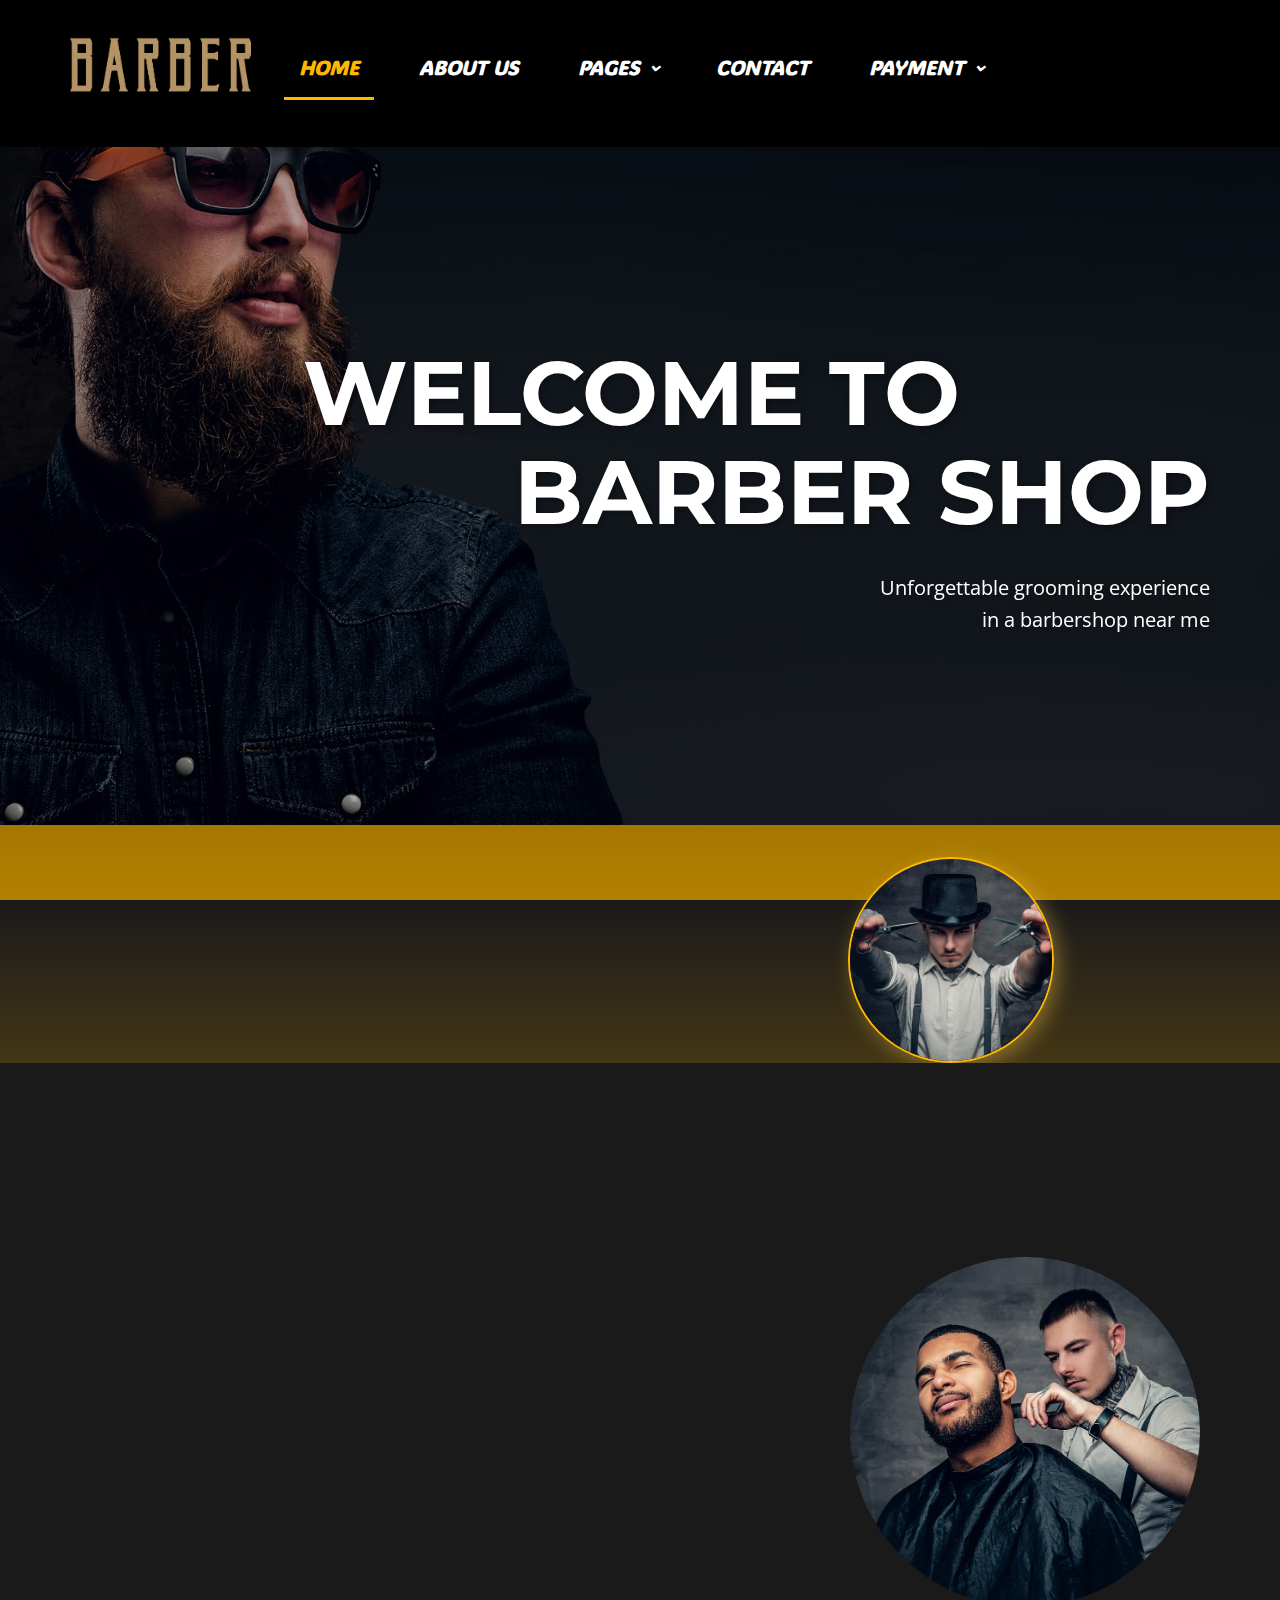
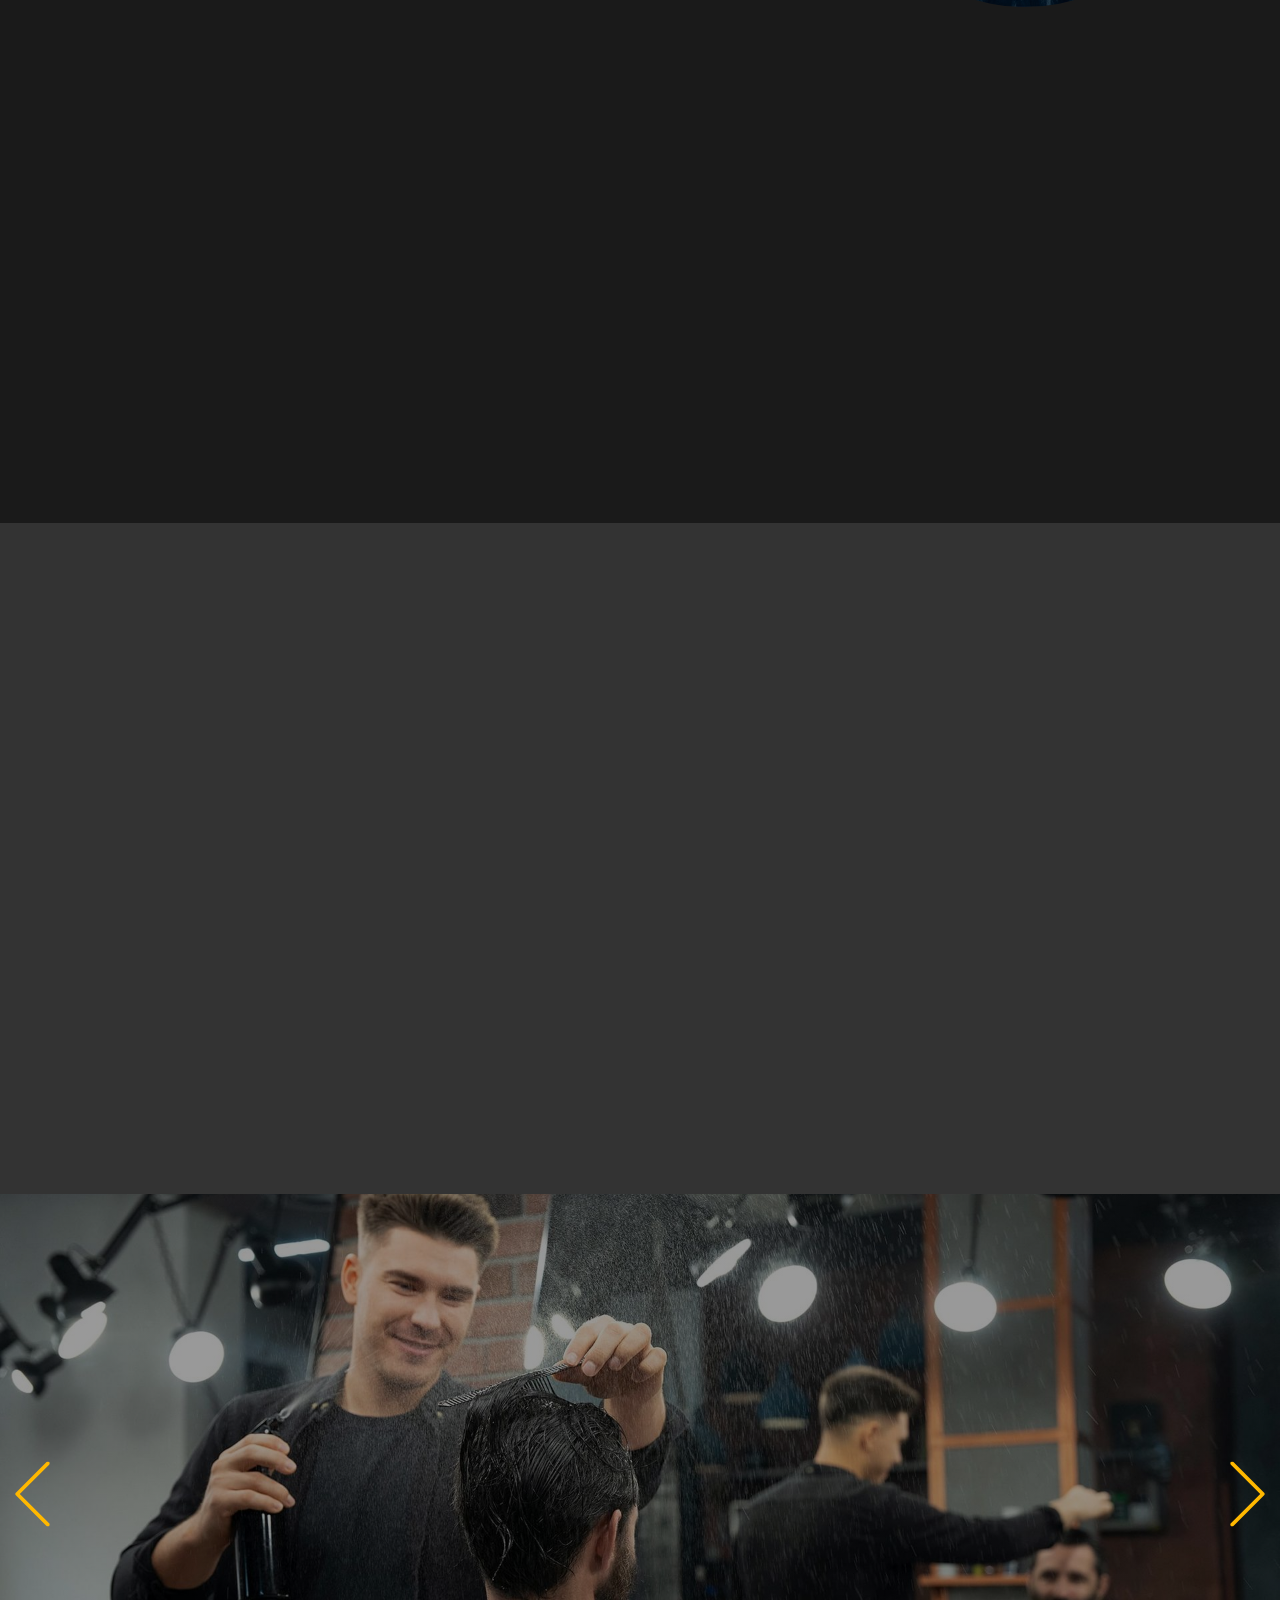
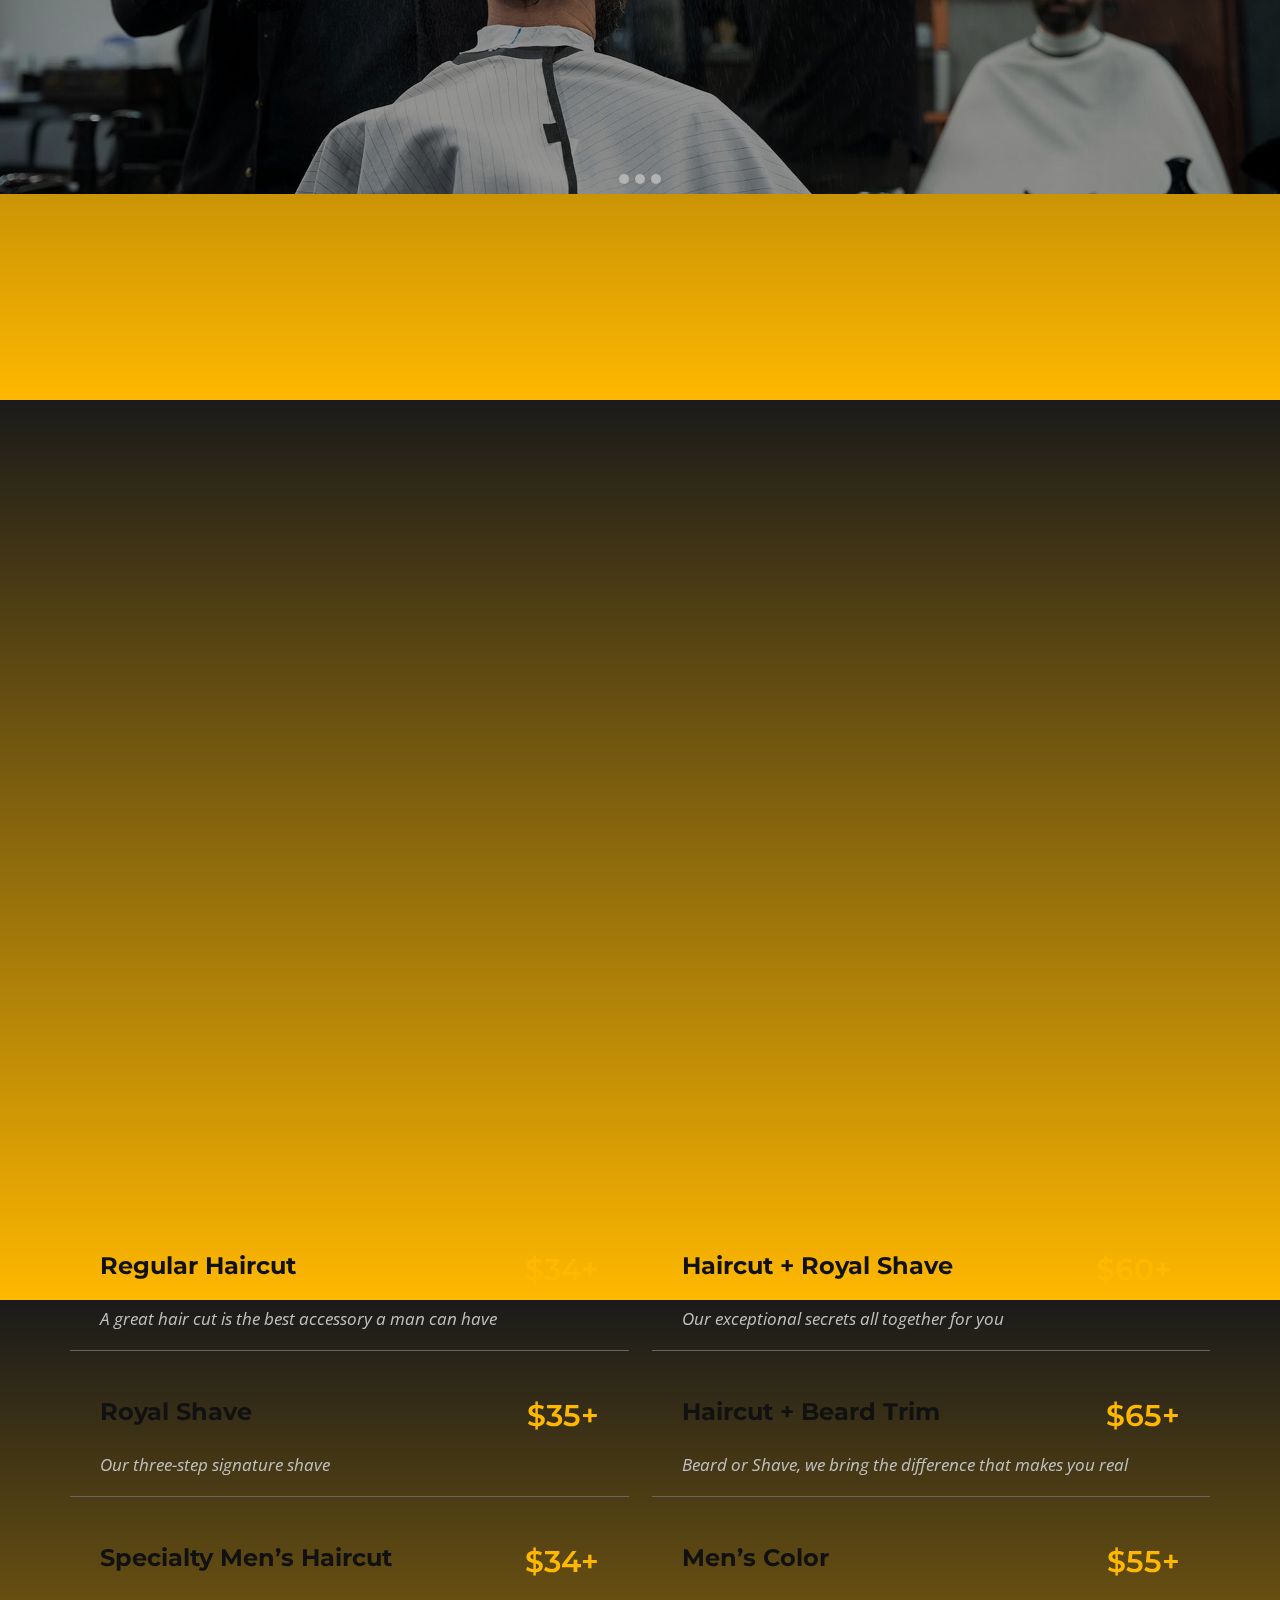
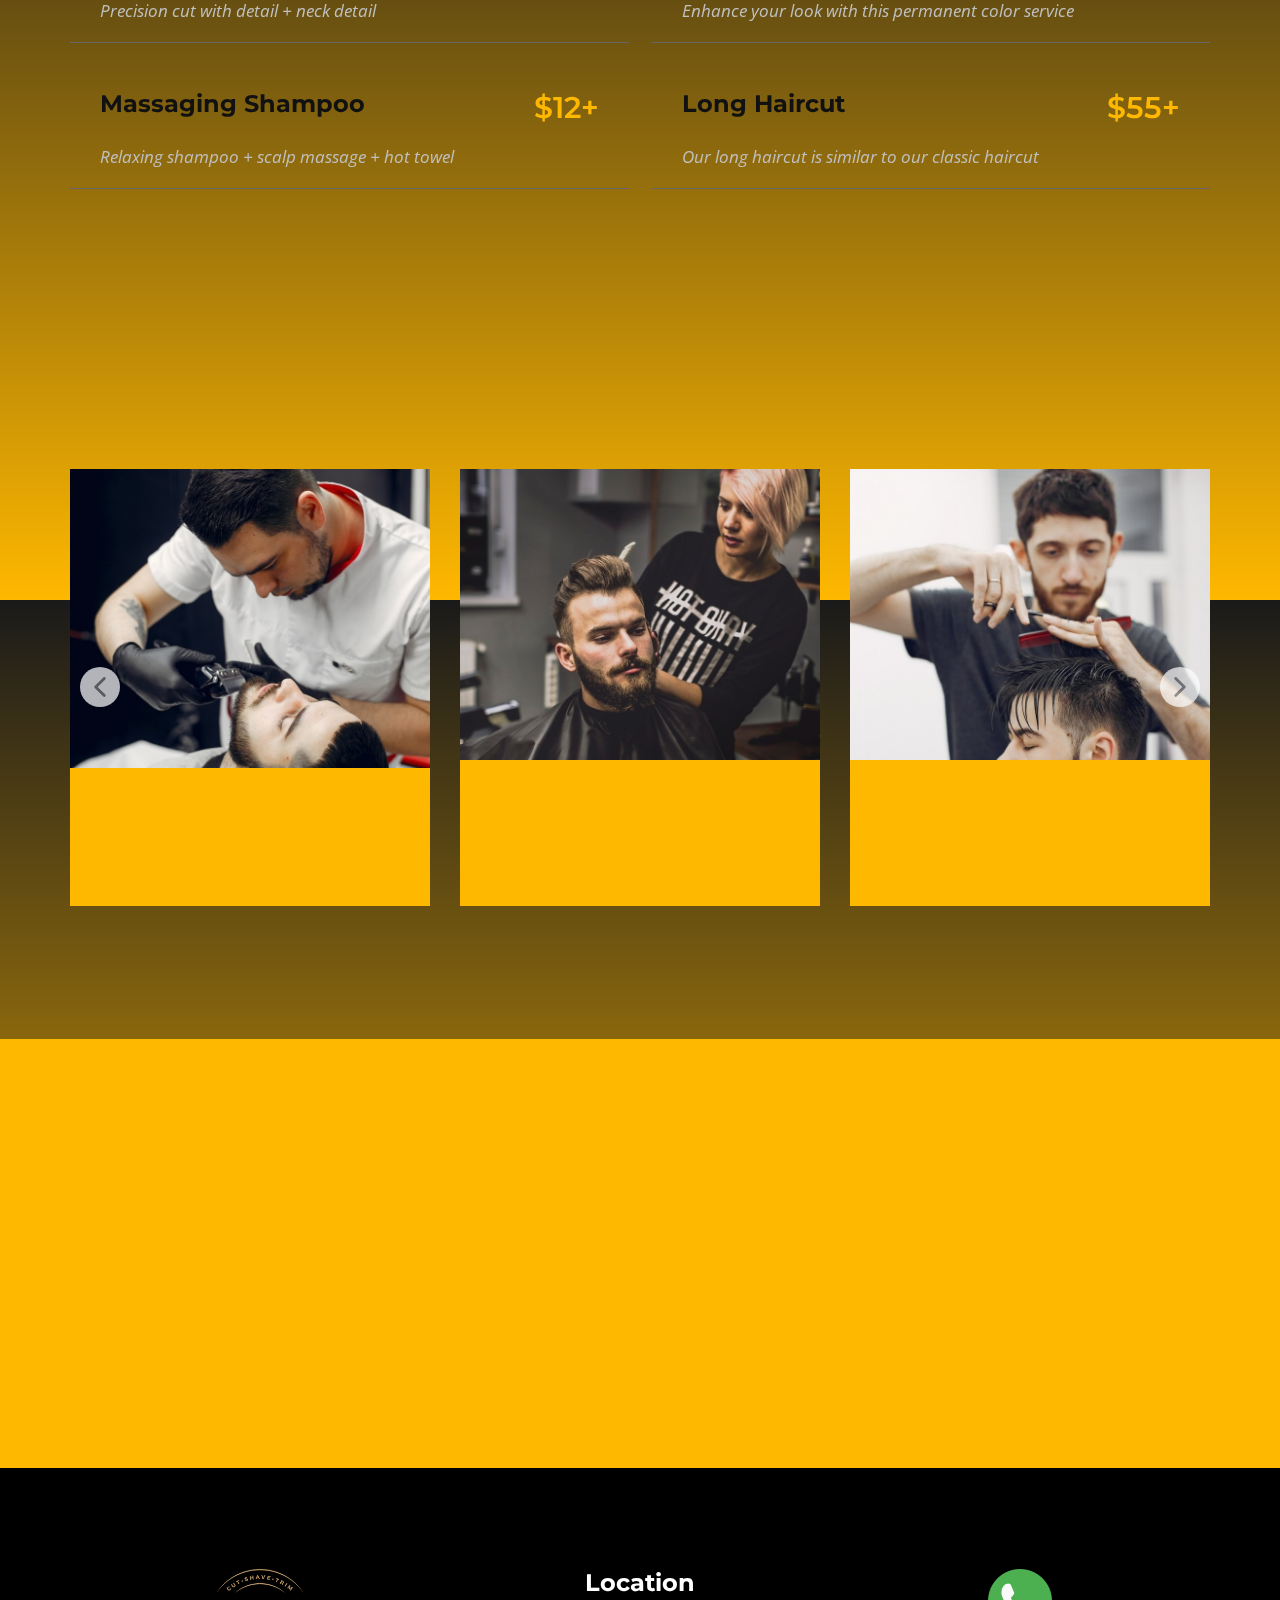
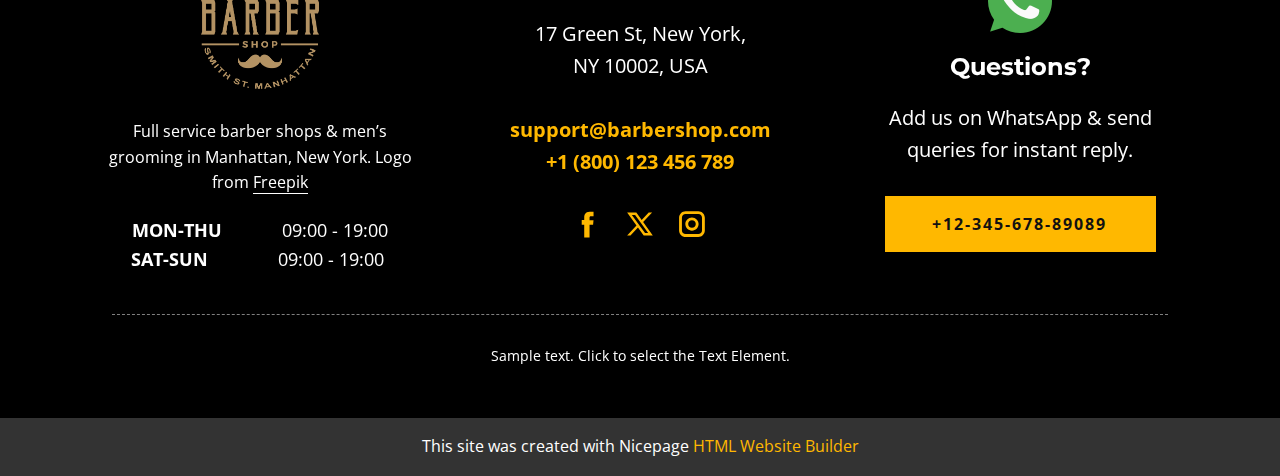
<file: index.html>
<!DOCTYPE html>
<html style="font-size: 16px;" lang="en"><head>
    <meta name="viewport" content="width=device-width, initial-scale=1.0">
    <meta charset="utf-8">
    <meta name="keywords" content="​Manhattanbarber shop, ​Welcome to the Best Barbershop in&nbsp;Manhattan, We are Barber Shop, ​Barbershop Services, Our Pricing, ​15%OFF, ​Our barbershop stories">
    <meta name="description" content="">
    <title>Home</title>
    <link rel="stylesheet" href="nicepage.css" media="screen">
<link rel="stylesheet" href="index.css" media="screen">
    <script class="u-script" type="text/javascript" src="jquery.js" defer=""></script>
    <script class="u-script" type="text/javascript" src="nicepage.js" defer=""></script>
    <meta name="generator" content="Nicepage 7.8.23, nicepage.com">
    
    
    
    
    
    
    
    
    
    
    <link id="u-theme-google-font" rel="stylesheet" href="https://fonts.googleapis.com/css?family=Montserrat:100,100i,200,200i,300,300i,400,400i,500,500i,600,600i,700,700i,800,800i,900,900i|Open+Sans:300,300i,400,400i,500,500i,600,600i,700,700i,800,800i">
    <link id="u-page-google-font" rel="stylesheet" href="https://fonts.googleapis.com/css?family=Montserrat:100,100i,200,200i,300,300i,400,400i,500,500i,600,600i,700,700i,800,800i,900,900i|ADLaM+Display:400">
    <script type="application/ld+json">{
		"@context": "http://schema.org",
		"@type": "Organization",
		"name": "",
		"logo": "images/logo-header1.png",
		"sameAs": [
				"https://facebook.com/name",
				"https://twitter.com/name",
				"https://instagram.com/name",
				"https://facebook.com/name",
				"https://twitter.com/name",
				"https://instagram.com/name"
		]
}</script>
    <meta name="theme-color" content="#ffb800">
    <meta name="twitter:site" content="@">
    <meta name="twitter:card" content="summary_large_image">
    <meta name="twitter:title" content="Home">
    <meta name="twitter:description" content="">
    <meta property="og:title" content="Home">
    <meta property="og:type" content="website">
  <meta data-intl-tel-input-cdn-path="intlTelInput/"></head>
  <body data-home-page="Home.html" data-home-page-title="Home" data-path-to-root="./" data-include-products="false" class="u-body u-gradient u-xxl-mode" data-lang="en" style="background-image: linear-gradient(#1a1a1a, #ffb800);"><header class="u-black u-clearfix u-header u-header" id="sec-ef40"><div class="u-clearfix u-sheet u-valign-middle-lg u-valign-middle-md u-valign-middle-xl u-sheet-1">
        <a href="#" class="u-image u-logo u-image-1" data-image-width="449" data-image-height="139">
          <img class="u-logo-image u-logo-image-1" src="images/logo-header1.png" title="regf">
        </a>
        <nav class="u-dropdown-icon u-menu u-menu-dropdown u-offcanvas u-menu-1" data-responsive-from="SM" role="navigation">
          <div class="menu-collapse u-custom-font" style="font-size: 1.25rem; letter-spacing: 0px; text-transform: uppercase; font-style: italic; font-weight: 700; font-family: &quot;ADLaM Display&quot;;">
            <a class="u-button-style u-custom-active-border-color u-custom-active-color u-custom-border u-custom-border-color u-custom-borders u-custom-color u-custom-hover-border-color u-custom-hover-color u-custom-left-right-menu-spacing u-custom-padding-bottom u-custom-text-active-color u-custom-text-color u-custom-text-decoration u-custom-text-hover-color u-custom-top-bottom-menu-spacing u-hamburger-link u-nav-link u-text-active-palette-1-base u-text-hover-palette-1-base" href="#" tabindex="-1" aria-label="Open menu" aria-controls="026b">
              <svg class="u-svg-link" viewBox="0 0 24 24"><use xmlns:xlink="http://www.w3.org/1999/xlink" xlink:href="#menu-hamburger"></use></svg>
              <svg class="u-svg-content" version="1.1" id="menu-hamburger" viewBox="0 0 16 16" x="0px" y="0px" xmlns:xlink="http://www.w3.org/1999/xlink" xmlns="http://www.w3.org/2000/svg"><g><rect y="1" width="16" height="2"></rect><rect y="7" width="16" height="2"></rect><rect y="13" width="16" height="2"></rect>
</g></svg>
            </a>
          </div>
          <div class="u-custom-menu u-nav-container">
            <ul class="u-custom-font u-nav u-spacing-30 u-unstyled u-nav-1" role="menubar"><li role="none" class="u-nav-item"><a role="menuitem" class="u-border-3 u-border-active-palette-1-base u-border-hover-palette-1-light-1 u-border-no-left u-border-no-right u-border-no-top u-button-style u-nav-link u-text-active-palette-1-base u-text-hover-palette-1-base u-text-white" href="./" style="padding: 20px 15px;">Home</a>
</li><li role="none" class="u-nav-item"><a role="menuitem" class="u-border-3 u-border-active-palette-1-base u-border-hover-palette-1-light-1 u-border-no-left u-border-no-right u-border-no-top u-button-style u-nav-link u-text-active-palette-1-base u-text-hover-palette-1-base u-text-white" href="#" style="padding: 20px 15px;">About Us</a>
</li><li role="none" class="u-nav-item"><a role="menuitem" class="u-border-3 u-border-active-palette-1-base u-border-hover-palette-1-light-1 u-border-no-left u-border-no-right u-border-no-top u-button-style u-nav-link u-text-active-palette-1-base u-text-hover-palette-1-base u-text-white" style="padding: 20px 15px;">Pages</a><div class="u-nav-popup"><ul role="menu" class="u-h-spacing-22 u-nav u-unstyled u-v-spacing-12" aria-label="Pages menu"><li role="none" class="u-nav-item"><a role="menuitem" class="u-active-black u-black u-button-style u-hover-palette-1-base u-nav-link" href="#">Our Barbers</a>
</li><li role="none" class="u-nav-item"><a role="menuitem" class="u-active-black u-black u-button-style u-hover-palette-1-base u-nav-link" href="#">Landing</a>
</li><li role="none" class="u-nav-item"><a role="menuitem" class="u-active-black u-black u-button-style u-hover-palette-1-base u-nav-link" href="Calendar-&amp;-Booking.html">Make an Appointment</a>
</li><li role="none" class="u-nav-item"><a role="menuitem" class="u-active-black u-black u-button-style u-hover-palette-1-base u-nav-link" href="Services.html">Services</a>
</li><li role="none" class="u-nav-item"><a role="menuitem" class="u-active-black u-black u-button-style u-hover-palette-1-base u-nav-link" href="#">Pricing</a>
</li></ul>
</div>
</li><li role="none" class="u-nav-item"><a role="menuitem" class="u-border-3 u-border-active-palette-1-base u-border-hover-palette-1-light-1 u-border-no-left u-border-no-right u-border-no-top u-button-style u-nav-link u-text-active-palette-1-base u-text-hover-palette-1-base u-text-white" href="#" style="padding: 20px 15px;">Contact</a>
</li><li role="none" class="u-nav-item"><a tabindex="-1" role="menuitem" class="u-border-3 u-border-active-palette-1-base u-border-hover-palette-1-light-1 u-border-no-left u-border-no-right u-border-no-top u-button-style u-nav-link u-text-active-palette-1-base u-text-hover-palette-1-base u-text-white" aria-haspopup="true" style="padding: 20px 15px;">payment</a><div class="u-nav-popup"><ul role="menu" class="u-h-spacing-22 u-nav u-unstyled u-v-spacing-12" aria-label="payment menu"><li role="none" class="u-nav-item"><a tabindex="-1" role="menuitem" class="u-active-black u-black u-button-style u-hover-palette-1-base u-nav-link" href="https://www.paypal.com">paypal</a>
</li><li role="none" class="u-nav-item"><a tabindex="-1" role="menuitem" class="u-active-black u-black u-button-style u-hover-palette-1-base u-nav-link" href="https://stripe.com">stripe</a>
</li></ul>
</div>
</li></ul>
          </div>
          <div class="u-custom-menu u-nav-container-collapse" id="026b" role="region" aria-label="Menu panel">
            <div class="u-black u-container-style u-inner-container-layout u-opacity u-opacity-95 u-sidenav">
              <div class="u-inner-container-layout u-sidenav-overflow">
                <div class="u-menu-close" tabindex="-1" aria-label="Close menu"></div>
                <ul class="u-align-center u-nav u-popupmenu-items u-unstyled u-nav-4" role="menubar"><li role="none" class="u-nav-item"><a role="menuitem" class="u-button-style u-nav-link" href="./">Home</a>
</li><li role="none" class="u-nav-item"><a role="menuitem" class="u-button-style u-nav-link" href="#">About Us</a>
</li><li role="none" class="u-nav-item"><a role="menuitem" class="u-button-style u-nav-link">Pages</a><div class="u-nav-popup"><ul role="menu" class="u-h-spacing-22 u-nav u-unstyled u-v-spacing-12" aria-label="Pages menu"><li role="none" class="u-nav-item"><a role="menuitem" class="u-button-style u-nav-link" href="#">Our Barbers</a>
</li><li role="none" class="u-nav-item"><a role="menuitem" class="u-button-style u-nav-link" href="#">Landing</a>
</li><li role="none" class="u-nav-item"><a role="menuitem" class="u-button-style u-nav-link" href="Calendar-&amp;-Booking.html">Make an Appointment</a>
</li><li role="none" class="u-nav-item"><a role="menuitem" class="u-button-style u-nav-link" href="Services.html">Services</a>
</li><li role="none" class="u-nav-item"><a role="menuitem" class="u-button-style u-nav-link" href="#">Pricing</a>
</li></ul>
</div>
</li><li role="none" class="u-nav-item"><a role="menuitem" class="u-button-style u-nav-link" href="#">Contact</a>
</li><li role="none" class="u-nav-item"><a tabindex="-1" role="menuitem" class="u-button-style u-nav-link" aria-haspopup="true">payment</a><div class="u-nav-popup"><ul role="menu" class="u-h-spacing-22 u-nav u-unstyled u-v-spacing-12" aria-label="payment menu"><li role="none" class="u-nav-item"><a tabindex="-1" role="menuitem" class="u-button-style u-nav-link" href="https://www.paypal.com">paypal</a>
</li><li role="none" class="u-nav-item"><a tabindex="-1" role="menuitem" class="u-button-style u-nav-link" href="https://stripe.com">stripe</a>
</li></ul>
</div>
</li></ul>
                <a href="#" class="u-align-center u-btn u-button-style u-hover-palette-1-dark-1 u-palette-1-base u-text-active-white u-btn-1"> Book an appointment</a>
                <div class="u-social-icons u-social-icons-1">
                  <a class="u-social-url" title="facebook" target="_blank" href="https://facebook.com/name"><span class="u-icon u-social-facebook u-social-icon u-text-palette-1-base u-icon-1"><svg class="u-svg-link" preserveAspectRatio="xMidYMin slice" viewBox="0 0 112 112" style=""><use xlink:href="#svg-6262"></use></svg><svg class="u-svg-content" viewBox="0 0 112 112" x="0" y="0" id="svg-6262"><path fill="currentColor" d="M75.5,28.8H65.4c-1.5,0-4,0.9-4,4.3v9.4h13.9l-1.5,15.8H61.4v45.1H42.8V58.3h-8.8V42.4h8.8V32.2
c0-7.4,3.4-18.8,18.8-18.8h13.8v15.4H75.5z"></path></svg></span>
                  </a>
                  <a class="u-social-url" title="twitter" target="_blank" href="https://twitter.com/name"><span class="u-icon u-social-icon u-social-twitter u-text-palette-1-base u-icon-2"><svg class="u-svg-link" preserveAspectRatio="xMidYMin slice" viewBox="0 0 112.2 112.2" style=""><use xlink:href="#svg-d3b0"></use></svg><svg class="u-svg-content" viewBox="0 0 112.2 112.2" x="0px" y="0px" id="svg-d3b0"><path d="M67.1,49.1L98.6,16h-12L62,42L43.2,16H11l32.8,45.2L11,96h11.6l26.3-27.7L69.1,96H101L67.1,49.1z M55,61.9l-5.1-7L27.5,24.4
	h11.4l17.3,23.8l5.1,7.1l23.4,32.2H73.8L55,61.9z"></path></svg></span>
                  </a>
                  <a class="u-social-url" title="instagram" target="_blank" href="https://instagram.com/name"><span class="u-icon u-social-icon u-social-instagram u-text-palette-1-base u-icon-3"><svg class="u-svg-link" preserveAspectRatio="xMidYMin slice" viewBox="0 0 112 112" style=""><use xlink:href="#svg-8121"></use></svg><svg class="u-svg-content" viewBox="0 0 112 112" x="0" y="0" id="svg-8121"><path fill="currentColor" d="M55.9,32.9c-12.8,0-23.2,10.4-23.2,23.2s10.4,23.2,23.2,23.2s23.2-10.4,23.2-23.2S68.7,32.9,55.9,32.9z
	 M55.9,69.4c-7.4,0-13.3-6-13.3-13.3c-0.1-7.4,6-13.3,13.3-13.3s13.3,6,13.3,13.3C69.3,63.5,63.3,69.4,55.9,69.4z"></path><path fill="currentColor" d="M78.2,11H33.5C21,11,10.8,21.3,10.8,33.7v44.7c0,12.6,10.2,22.8,22.7,22.8h44.7c12.6,0,22.7-10.2,22.7-22.7
	V33.7C100.8,21.1,90.6,11,78.2,11z M91,78.4c0,7.1-5.8,12.8-12.8,12.8H33.5c-7.1,0-12.8-5.8-12.8-12.8V33.7
	c0-7.1,5.8-12.8,12.8-12.8h44.7c7.1,0,12.8,5.8,12.8,12.8V78.4z"></path></svg></span>
                  </a>
                </div>
              </div>
            </div>
            <div class="u-black u-menu-overlay u-opacity u-opacity-70"></div>
          </div>
        </nav>
      </div></header>
    <section class="skrollable skrollable-between u-align-center u-clearfix u-image u-parallax u-shading u-section-1" id="sec-6ce6" src="" data-image-width="1980" data-image-height="1320">
      <div class="u-clearfix u-sheet u-sheet-1">
        <h1 class="u-align-right u-text u-text-1" data-animation-name="customAnimationIn" data-animation-duration="1500">welcome to&nbsp; &nbsp; &nbsp; &nbsp; &nbsp;&nbsp;<br>barber shop
        </h1>
        <p class="u-align-right u-large-text u-text u-text-variant u-text-2" data-animation-name="customAnimationIn" data-animation-duration="1500" data-animation-delay="250"> Unforgettable grooming experience <br>in a barbershop near me
        </p>
        <a href="#" class="u-active-white u-align-right u-border-none u-btn u-button-style u-hover-white u-palette-1-base u-text-active-palette-1-base u-text-hover-palette-1-base u-btn-1" data-animation-name="customAnimationIn" data-animation-duration="1500" data-animation-delay="200" data-animation-direction=""> Book an Appointment</a>
        <img class="u-border-2 u-border-palette-1-base u-image u-image-circle u-image-1" src="images/barber.jpg" alt="" data-image-width="1380" data-image-height="920">
      </div>
    </section>
    <section class="u-clearfix u-container-align-center u-shading u-section-2" id="sec-5745">
      <div class="u-clearfix u-sheet u-valign-middle-lg u-valign-middle-md u-valign-middle-sm u-valign-middle-xl u-valign-middle-xs u-sheet-1">
        <div class="data-layout-selected u-clearfix u-expanded-width u-gutter-30 u-layout-wrap u-layout-wrap-1">
          <div class="u-layout">
            <div class="u-layout-col">
              <div class="u-size-30">
                <div class="u-layout-row">
                  <div class="u-container-style u-layout-cell u-size-40-xl u-size-40-xxl u-size-49-lg u-size-49-md u-size-49-sm u-size-49-xs u-layout-cell-1" data-animation-name="customAnimationIn" data-animation-duration="1500" data-animation-delay="500">
                    <div class="u-container-layout u-valign-middle u-container-layout-1">
                      <h2 class="u-text u-text-default u-text-1"> Welcome to the Best Barbershop in&nbsp;Manhattan</h2>
                    </div>
                  </div>
                  <div class="u-container-style u-hidden-sm u-hidden-xs u-layout-cell u-size-11-lg u-size-11-md u-size-11-sm u-size-11-xs u-size-20-xl u-size-20-xxl u-layout-cell-2">
                    <div class="u-container-layout u-container-layout-2">
                      <img class="u-image u-image-circle u-image-1" src="images/vbvbb.jpg" alt="" data-image-width="1000" data-image-height="813">
                    </div>
                  </div>
                </div>
              </div>
              <div class="u-size-30">
                <div class="u-layout-row">
                  <div class="u-container-align-center u-container-style u-layout-cell u-shading u-size-22-xl u-size-22-xxl u-size-27-lg u-size-27-md u-size-27-sm u-size-27-xs u-layout-cell-3" data-animation-name="customAnimationIn" data-animation-duration="1200" data-animation-delay="600">
                    <div class="u-container-layout u-valign-middle u-container-layout-3">
                      <img class="custom-expanded u-expanded-width-md u-image u-image-contain u-image-default u-image-2" src="images/logo-2.png" alt="" data-image-width="449" data-image-height="458">
                    </div>
                  </div>
                  <div class="u-container-align-left u-container-style u-layout-cell u-shape-rectangle u-size-33-lg u-size-33-md u-size-33-sm u-size-33-xs u-size-38-xl u-size-38-xxl u-layout-cell-4" data-animation-name="customAnimationIn" data-animation-duration="1500" data-animation-delay="600">
                    <div class="u-container-layout u-valign-middle u-container-layout-4">
                      <h5 class="u-align-left u-text u-text-palette-1-base u-text-2">
                        <a href="#" class="u-active-none u-border-none u-btn u-button-link u-button-style u-hover-none u-none u-text-palette-1-base u-btn-1">+90 123 456 32 11</a>
                      </h5>
                      <h3 class="u-align-left u-text u-text-3">Working Hours</h3>
                      <div class="u-align-left u-border-2 u-border-palette-1-base u-line u-line-horizontal u-line-1"></div>
                      <p class="u-align-left u-text u-text-4"><b>MON-THU&nbsp; &nbsp; &nbsp; &nbsp; &nbsp; &nbsp;&nbsp;</b>09:00 - 19:00<br><b>SAT-SUN</b>&nbsp; &nbsp; &nbsp; &nbsp; &nbsp; &nbsp; &nbsp; 09:00 - 19:00&nbsp;<br>
                      </p>
                      <p class="u-align-left u-text u-text-5">* Comprehensive Barber Services * Gift Packages * Unique Grooming Products * Juniper * Crafted Cocktails *&nbsp; Visa/MasterCard/Amex. Images from <a href="https://www.freepik.com" class="u-active-none u-border-1 u-border-active-white u-border-hover-white u-border-no-left u-border-no-right u-border-no-top u-border-palette-1-base u-btn u-button-link u-button-style u-hover-none u-none u-text-active-white u-text-hover-white u-text-palette-1-base u-btn-2" target="_blank">Freepik</a>
                      </p>
                    </div>
                  </div>
                </div>
              </div>
            </div>
          </div>
        </div>
      </div>
    </section>
    <section class="u-clearfix u-container-align-center u-grey-80 u-section-3" id="sec-3ef1">
      <div class="u-clearfix u-sheet u-valign-middle u-sheet-1">
        <div class="data-layout-selected u-clearfix u-expanded-width u-gutter-30 u-layout-wrap u-layout-wrap-1">
          <div class="u-layout">
            <div class="u-layout-row">
              <div class="u-align-left u-container-align-left u-container-style u-layout-cell u-shape-rectangle u-size-30-lg u-size-30-xl u-size-30-xxl u-size-60-md u-size-60-sm u-size-60-xs u-layout-cell-1" data-animation-name="customAnimationIn" data-animation-duration="1500" data-animation-delay="200">
                <div class="u-container-layout u-container-layout-1">
                  <h6 class="u-align-left u-text u-text-1">welcome to the board</h6>
                  <h2 class="u-align-left u-text u-text-2">We are Barber Shop</h2>
                  <div class="u-align-left u-border-2 u-border-palette-1-base u-line u-line-horizontal u-line-1"></div>
                  <p class="u-align-left u-text u-text-3">The Barber Shop used to be greater than simply an area to get a hairstyle or cut; it was a center of the community where people came together to bond, to socialize and to exchange suggestions. With the goal of bringing
                                    this camaraderie back in style, Barber Shop, a barber store and shop with places in New york city. Image from <a href="https://www.freepik.com" class="u-active-none u-border-none u-btn u-button-link u-button-style u-hover-none u-none u-text-palette-1-base u-btn-1" target="_blank">Freepik</a>
                    <br>
                    <br>Thanks for support Barber Shop!
                  </p>
                  <a href="#" class="u-active-palette-1-dark-2 u-align-right u-border-none u-btn u-button-style u-hover-palette-1-dark-2 u-palette-1-base u-text-active-white u-text-hover-white u-btn-2" data-animation-name="customAnimationIn" data-animation-duration="1500" data-animation-delay="200">read more</a>
                </div>
              </div>
              <div class="u-container-style u-image u-layout-cell u-right-cell u-shape-rectangle u-size-30-lg u-size-30-xl u-size-30-xxl u-size-60-md u-size-60-sm u-size-60-xs u-image-1" data-image-width="1200" data-image-height="949" data-animation-name="customAnimationIn" data-animation-duration="1500" data-animation-delay="200">
                <div class="u-container-layout u-valign-middle u-container-layout-2"></div>
              </div>
            </div>
          </div>
        </div>
      </div>
    </section>
    <section class="u-carousel u-slide u-block-8f0d-1" id="carousel-ae20" data-interval="5000" data-u-ride="carousel">
      <ol class="u-absolute-hcenter u-carousel-indicators u-block-8f0d-2">
        <li data-u-target="#carousel-ae20" class="u-active u-grey-30 u-shape-circle" style="width: 10px; height: 10px;" data-u-slide-to="0"></li>
        <li data-u-target="#carousel-ae20" class="u-grey-30 u-shape-circle" style="width: 10px; height: 10px;" data-u-slide-to="1"></li>
        <li data-u-target="#carousel-ae20" class="u-grey-30 u-shape-circle" style="width: 10px; height: 10px;" data-u-slide-to="2"></li>
      </ol>
      <div class="u-carousel-inner" role="listbox">
        <div class="u-active u-align-center u-carousel-item u-clearfix u-container-align-center u-image u-shading u-section-4-1" data-image-width="1980" data-image-height="1320">
          <div class="u-clearfix u-sheet u-sheet-1"></div>
        </div>
        <div class="u-align-center u-carousel-item u-clearfix u-container-align-center u-image u-shading u-section-4-2" data-image-width="1980" data-image-height="1320">
          <div class="u-clearfix u-sheet u-sheet-1"></div>
        </div>
        <div class="u-align-center u-carousel-item u-clearfix u-container-align-center u-image u-shading u-section-4-3" data-image-width="1980" data-image-height="1321">
          <div class="u-clearfix u-sheet u-sheet-1"></div>
        </div>
      </div>
      <a class="u-absolute-vcenter u-carousel-control u-carousel-control-prev u-text-hover-white u-text-palette-1-base u-block-8f0d-3" href="#carousel-ae20" role="button" data-u-slide="prev"><span aria-hidden="true">
          <svg class="u-svg-link" viewBox="0 0 477.175 477.175"><path d="M145.188,238.575l215.5-215.5c5.3-5.3,5.3-13.8,0-19.1s-13.8-5.3-19.1,0l-225.1,225.1c-5.3,5.3-5.3,13.8,0,19.1l225.1,225
                    c2.6,2.6,6.1,4,9.5,4s6.9-1.3,9.5-4c5.3-5.3,5.3-13.8,0-19.1L145.188,238.575z"></path></svg></span><span class="sr-only">Previous</span>
      </a>
      <a class="u-absolute-vcenter u-carousel-control u-carousel-control-next u-text-hover-white u-text-palette-1-base u-block-8f0d-4" href="#carousel-ae20" role="button" data-u-slide="next"><span aria-hidden="true">
          <svg class="u-svg-link" viewBox="0 0 477.175 477.175"><path d="M360.731,229.075l-225.1-225.1c-5.3-5.3-13.8-5.3-19.1,0s-5.3,13.8,0,19.1l215.5,215.5l-215.5,215.5
                    c-5.3,5.3-5.3,13.8,0,19.1c2.6,2.6,6.1,4,9.5,4c3.4,0,6.9-1.3,9.5-4l225.1-225.1C365.931,242.875,365.931,234.275,360.731,229.075z"></path></svg></span><span class="sr-only">Next</span>
      </a>
    </section>
    <section class="u-align-center u-clearfix u-container-align-center u-container-align-center-md u-container-align-center-sm u-container-align-center-xs u-container-align-center-xxl u-section-5" id="carousel_b041">
      <div class="u-clearfix u-sheet u-valign-middle-md u-valign-middle-sm u-valign-middle-xs u-valign-middle-xxl u-sheet-1">
        <h2 class="u-align-center u-text u-text-default u-text-1" data-animation-name="customAnimationIn" data-animation-duration="1500" data-animation-delay="0"> Barbershop Services</h2>
        <p class="u-align-center u-text u-text-default u-text-2" data-animation-name="customAnimationIn" data-animation-duration="1500" data-animation-delay="200">Sample text. Click to select the text box. Click again or double click to start editing the text.</p>
        <img alt="" class="u-expanded-width-md u-expanded-width-sm u-expanded-width-xs u-image u-image-default u-image-1" data-image-width="1000" data-image-height="879" src="images/handsome-man-cutting-beard-barber-4.jpg" data-animation-name="customAnimationIn" data-animation-duration="1500" data-animation-delay="0">
        <div class="u-expanded-width-md u-expanded-width-sm u-expanded-width-xs u-list u-list-1">
          <div class="u-repeater u-repeater-1">
            <div class="u-align-center u-container-align-center u-container-style u-list-item u-palette-1-base u-repeater-item u-shape-rectangle u-list-item-1" data-animation-name="customAnimationIn" data-animation-duration="1200" data-animation-delay="200">
              <div class="u-container-layout u-similar-container u-valign-middle u-container-layout-1"><span class="u-align-center u-custom-item u-file-icon u-icon u-text-white u-icon-1"><img src="images/3368382-8a9b2054.png" alt=""></span>
                <h4 class="u-align-center u-text u-text-default u-text-3">Hair Cut</h4>
              </div>
            </div>
            <div class="u-align-center u-container-align-center u-container-style u-list-item u-palette-1-base u-repeater-item u-shape-rectangle u-list-item-2" data-animation-name="customAnimationIn" data-animation-duration="1200" data-animation-delay="200">
              <div class="u-container-layout u-similar-container u-valign-middle u-container-layout-2"><span class="u-align-center u-custom-item u-file-icon u-icon u-text-white u-icon-2"><img src="images/3557051-face3266.png" alt=""></span>
                <h4 class="u-align-center u-text u-text-default u-text-4"> Shaving</h4>
              </div>
            </div>
            <div class="u-align-center u-container-align-center u-container-style u-list-item u-palette-1-base u-repeater-item u-shape-rectangle u-list-item-3" data-animation-name="customAnimationIn" data-animation-duration="1200" data-animation-delay="200">
              <div class="u-container-layout u-similar-container u-valign-middle u-container-layout-3"><span class="u-align-center u-custom-item u-file-icon u-icon u-text-white u-icon-3"><img src="images/2307085-36c25570.png" alt=""></span>
                <h4 class="u-align-center u-text u-text-default u-text-5"> Beard Trim</h4>
              </div>
            </div>
            <div class="u-align-center u-container-align-center u-container-style u-list-item u-palette-1-base u-repeater-item u-shape-rectangle u-list-item-4" data-animation-name="customAnimationIn" data-animation-duration="1200" data-animation-delay="200">
              <div class="u-container-layout u-similar-container u-valign-middle u-container-layout-4"><span class="u-align-center u-custom-item u-file-icon u-icon u-text-white u-icon-4"><img src="images/3282468-4b58613e.png" alt=""></span>
                <h4 class="u-align-center u-text u-text-default u-text-6"> Kids Haircut</h4>
              </div>
            </div>
          </div>
        </div>
        <p class="u-align-center u-text u-text-default u-text-7" data-animation-name="customAnimationIn" data-animation-duration="1500" data-animation-delay="500">Image from <a href="https://www.freepik.com/photos/man-hair-style" class="u-active-none u-border-1 u-border-active-white u-border-hover-white u-border-no-left u-border-no-right u-border-no-top u-border-palette-1-base u-bottom-left-radius-0 u-bottom-right-radius-0 u-btn u-button-link u-button-style u-hover-none u-none u-radius-0 u-text-body-alt-color u-top-left-radius-0 u-top-right-radius-0 u-btn-1" target="_blank">Freepik</a>
        </p>
      </div>
    </section>
    <section class="u-align-center u-clearfix u-container-align-center u-section-6" id="carousel_2dc7" data-image-width="1620" data-image-height="1080">
      <div class="u-clearfix u-sheet u-valign-middle-lg u-valign-middle-md u-valign-middle-sm u-valign-middle-xl u-valign-middle-xs u-sheet-1">
        <h2 class="u-text u-text-default u-text-1" data-animation-name="fadeIn" data-animation-duration="1000" data-animation-delay="0">Our Pricing</h2>
        <div class="u-expanded-width u-list u-list-1">
          <div class="u-repeater u-repeater-1">
            <div class="u-border-1 u-border-grey-60 u-border-no-left u-border-no-right u-border-no-top u-container-align-left-xs u-container-style u-list-item u-repeater-item u-list-item-1">
              <div class="u-container-layout u-similar-container u-container-layout-1">
                <h4 class="u-align-left-xs u-text u-text-default u-text-palette-1-base u-text-2">$34+</h4>
                <h4 class="u-align-left-xs u-text u-text-default u-text-3"> Regular Haircut</h4>
                <p class="u-align-left-xs u-text u-text-default u-text-grey-25 u-text-4"> A great hair cut is the best accessory a man can have</p>
              </div>
            </div>
            <div class="u-border-1 u-border-grey-60 u-border-no-left u-border-no-right u-border-no-top u-container-align-left-xs u-container-style u-list-item u-repeater-item u-video-cover u-list-item-2">
              <div class="u-container-layout u-similar-container u-container-layout-2">
                <h4 class="u-align-left-xs u-text u-text-default u-text-palette-1-base u-text-5"> $60+&nbsp;<br>
                </h4>
                <h4 class="u-align-left-xs u-text u-text-default u-text-6"> Haircut + Royal Shave</h4>
                <p class="u-align-left-xs u-text u-text-default u-text-grey-25 u-text-7"> Our exceptional secrets all together for you</p>
              </div>
            </div>
            <div class="u-border-1 u-border-grey-60 u-border-no-left u-border-no-right u-border-no-top u-container-align-left-xs u-container-style u-list-item u-repeater-item u-video-cover u-list-item-3">
              <div class="u-container-layout u-similar-container u-container-layout-3">
                <h4 class="u-align-left-xs u-text u-text-default u-text-palette-1-base u-text-8">$35+</h4>
                <h4 class="u-align-left-xs u-text u-text-default u-text-9"> Royal Shave</h4>
                <p class="u-align-left-xs u-text u-text-default u-text-grey-25 u-text-10"> Our three-step signature shave</p>
              </div>
            </div>
            <div class="u-border-1 u-border-grey-60 u-border-no-left u-border-no-right u-border-no-top u-container-align-left-xs u-container-style u-list-item u-repeater-item u-video-cover u-list-item-4">
              <div class="u-container-layout u-similar-container u-container-layout-4">
                <h4 class="u-align-left-xs u-text u-text-default u-text-palette-1-base u-text-11">$65+</h4>
                <h4 class="u-align-left-xs u-text u-text-default u-text-12"> Haircut + Beard Trim</h4>
                <p class="u-align-left-xs u-text u-text-default u-text-grey-25 u-text-13"> Beard or Shave, we bring the difference that makes you real</p>
              </div>
            </div>
            <div class="u-border-1 u-border-grey-60 u-border-no-left u-border-no-right u-border-no-top u-container-align-left-xs u-container-style u-list-item u-repeater-item u-video-cover u-list-item-5">
              <div class="u-container-layout u-similar-container u-container-layout-5">
                <h4 class="u-align-left-xs u-text u-text-default u-text-palette-1-base u-text-14">$34+</h4>
                <h4 class="u-align-left-xs u-text u-text-default u-text-15"> Specialty Men’s Haircut </h4>
                <p class="u-align-left-xs u-text u-text-default u-text-grey-25 u-text-16"> Precision cut with detail + neck detail</p>
              </div>
            </div>
            <div class="u-border-1 u-border-grey-60 u-border-no-left u-border-no-right u-border-no-top u-container-align-left-xs u-container-style u-list-item u-repeater-item u-video-cover u-list-item-6">
              <div class="u-container-layout u-similar-container u-container-layout-6">
                <h4 class="u-align-left-xs u-text u-text-default u-text-palette-1-base u-text-17">$55+</h4>
                <h4 class="u-align-left-xs u-text u-text-default u-text-18"> Men’s Color</h4>
                <p class="u-align-left-xs u-text u-text-default u-text-grey-25 u-text-19"> Enhance your look with this permanent color service</p>
              </div>
            </div>
            <div class="u-border-1 u-border-grey-60 u-border-no-left u-border-no-right u-border-no-top u-container-align-left-xs u-container-style u-list-item u-repeater-item u-video-cover u-list-item-7">
              <div class="u-container-layout u-similar-container u-container-layout-7">
                <h4 class="u-align-left-xs u-text u-text-default u-text-palette-1-base u-text-20">$12+</h4>
                <h4 class="u-align-left-xs u-text u-text-default u-text-21"> Massaging Shampoo</h4>
                <p class="u-align-left-xs u-text u-text-default u-text-grey-25 u-text-22"> Relaxing shampoo + scalp massage + hot towel</p>
              </div>
            </div>
            <div class="u-border-1 u-border-grey-60 u-border-no-left u-border-no-right u-border-no-top u-container-align-left-xs u-container-style u-list-item u-repeater-item u-video-cover u-list-item-8">
              <div class="u-container-layout u-similar-container u-container-layout-8">
                <h4 class="u-align-left-xs u-text u-text-default u-text-palette-1-base u-text-23">$55+</h4>
                <h4 class="u-align-left-xs u-text u-text-default u-text-24">Long Haircut</h4>
                <p class="u-align-left-xs u-text u-text-default u-text-grey-25 u-text-25"> Our long haircut is similar to our classic haircut</p>
              </div>
            </div>
          </div>
        </div>
      </div>
    </section>
    <section class="u-clearfix u-container-align-center u-section-7" id="sec-d496">
      <div class="u-clearfix u-sheet u-valign-middle u-sheet-1">
        <h2 class="u-align-center u-text u-text-default u-text-1" data-animation-name="customAnimationIn" data-animation-duration="1500"> Our barbershop stories </h2>
        <p class="u-align-center u-text u-text-default u-text-2" data-animation-name="customAnimationIn" data-animation-duration="1500" data-animation-delay="500"> The true measure of success is not what you have, but what you give</p>
        <div class="u-expanded-width u-layout-horizontal u-list u-list-1">
          <div class="u-repeater u-repeater-1">
            <div class="u-clearfix u-container-align-center u-image u-list-item u-repeater-item u-image-1" data-image-width="740" data-image-height="1110" data-animation-name="" data-animation-duration="0" data-animation-delay="0" data-animation-direction="">
              <div class="u-container-layout u-similar-container u-valign-bottom u-container-layout-1">
                <div class="u-container-align-left u-container-style u-expanded-width u-group u-palette-1-base u-shape-rectangle u-group-1">
                  <div class="u-container-layout u-valign-top u-container-layout-2">
                    <h4 class="u-align-left u-text u-text-default u-text-3" data-animation-name="customAnimationIn" data-animation-duration="1750" data-animation-delay="500"> The barber is the artist</h4>
                    <p class="u-align-left u-text u-text-default u-text-4" data-animation-name="customAnimationIn" data-animation-duration="1500" data-animation-delay="500"> Ut enim ad minim veniam</p>
                  </div>
                </div>
              </div>
            </div>
            <div class="u-clearfix u-container-align-center u-image u-list-item u-repeater-item u-image-2" data-image-width="740" data-image-height="1110" data-animation-name="" data-animation-duration="0" data-animation-delay="0" data-animation-direction="">
              <div class="u-container-layout u-similar-container u-valign-bottom u-container-layout-3">
                <div class="u-container-align-left u-container-style u-expanded-width u-group u-palette-1-base u-shape-rectangle u-group-2">
                  <div class="u-container-layout u-valign-top u-container-layout-4">
                    <h4 class="u-align-left u-text u-text-default u-text-5" data-animation-name="customAnimationIn" data-animation-duration="1750" data-animation-delay="500"> A great barber doesn't just cut hair </h4>
                    <p class="u-align-left u-text u-text-default u-text-6" data-animation-name="customAnimationIn" data-animation-duration="1500" data-animation-delay="500"> Ut enim ad minim veniam</p>
                  </div>
                </div>
              </div>
            </div>
            <div class="u-clearfix u-container-align-center u-image u-list-item u-repeater-item u-image-3" data-image-width="740" data-image-height="1110" data-animation-name="" data-animation-duration="0" data-animation-delay="0" data-animation-direction="">
              <div class="u-container-layout u-similar-container u-valign-bottom u-container-layout-5">
                <div class="u-container-style u-expanded-width u-group u-palette-1-base u-shape-rectangle u-group-3">
                  <div class="u-container-layout u-valign-top u-container-layout-6">
                    <h4 class="u-align-left u-text u-text-default u-text-7" data-animation-name="customAnimationIn" data-animation-duration="1750" data-animation-delay="500"> Success is not the key to happiness</h4>
                    <p class="u-align-left u-text u-text-default u-text-8" data-animation-name="customAnimationIn" data-animation-duration="1500" data-animation-delay="500"> Ut enim ad minim veniam</p>
                  </div>
                </div>
              </div>
            </div>
            <div class="u-clearfix u-container-align-center u-image u-list-item u-repeater-item u-image-4" data-image-width="740" data-image-height="1110" data-animation-name="" data-animation-duration="0" data-animation-delay="0" data-animation-direction="">
              <div class="u-container-layout u-similar-container u-valign-bottom u-container-layout-7">
                <div class="u-container-align-left u-container-style u-expanded-width u-group u-palette-1-base u-shape-rectangle u-group-4">
                  <div class="u-container-layout u-valign-top u-container-layout-8">
                    <h4 class="u-align-left u-text u-text-default u-text-9" data-animation-name="customAnimationIn" data-animation-duration="1750" data-animation-delay="500"> I'm not just a barber</h4>
                    <p class="u-align-left u-text u-text-default u-text-10" data-animation-name="customAnimationIn" data-animation-duration="1500" data-animation-delay="500"> Ut enim ad minim veniam</p>
                  </div>
                </div>
              </div>
            </div>
            <div class="u-clearfix u-container-align-center u-image u-list-item u-repeater-item u-image-5" data-image-width="740" data-image-height="1110" data-animation-name="" data-animation-duration="0" data-animation-delay="0" data-animation-direction="">
              <div class="u-container-layout u-similar-container u-valign-bottom u-container-layout-9">
                <div class="u-container-style u-expanded-width u-group u-palette-1-base u-shape-rectangle u-group-5">
                  <div class="u-container-layout u-valign-top u-container-layout-10">
                    <h4 class="u-align-left u-text u-text-default u-text-11" data-animation-name="customAnimationIn" data-animation-duration="1750" data-animation-delay="500"> Clippers and attitude </h4>
                    <p class="u-align-left u-text u-text-default u-text-12" data-animation-name="customAnimationIn" data-animation-duration="1500" data-animation-delay="500"> Ut enim ad minim veniam</p>
                  </div>
                </div>
              </div>
            </div>
            <div class="u-clearfix u-container-align-center u-image u-list-item u-repeater-item u-image-6" data-image-width="740" data-image-height="1110" data-animation-name="" data-animation-duration="0" data-animation-delay="0" data-animation-direction="">
              <div class="u-container-layout u-similar-container u-valign-bottom u-container-layout-11">
                <div class="u-container-style u-expanded-width u-group u-palette-1-base u-shape-rectangle u-group-6">
                  <div class="u-container-layout u-valign-top u-container-layout-12">
                    <h4 class="u-align-left u-text u-text-default u-text-13" data-animation-name="customAnimationIn" data-animation-duration="1750" data-animation-delay="500"> Cut with passion</h4>
                    <p class="u-align-left u-text u-text-default u-text-14" data-animation-name="customAnimationIn" data-animation-duration="1500" data-animation-delay="500"> Ut enim ad minim veniam</p>
                  </div>
                </div>
              </div>
            </div>
          </div>
          <a class="u-absolute-vcenter u-gallery-nav u-gallery-nav-prev u-hover-palette-1-base u-icon-circle u-opacity u-opacity-70 u-spacing-10 u-text-grey-50 u-text-hover-black u-white u-gallery-nav-1" href="#" role="button"><span aria-hidden="true">
              <svg viewBox="0 0 451.847 451.847"><path d="M97.141,225.92c0-8.095,3.091-16.192,9.259-22.366L300.689,9.27c12.359-12.359,32.397-12.359,44.751,0
c12.354,12.354,12.354,32.388,0,44.748L173.525,225.92l171.903,171.909c12.354,12.354,12.354,32.391,0,44.744
c-12.354,12.365-32.386,12.365-44.745,0l-194.29-194.281C100.226,242.115,97.141,234.018,97.141,225.92z"></path></svg></span><span class="sr-only">
              <svg viewBox="0 0 451.847 451.847"><path d="M97.141,225.92c0-8.095,3.091-16.192,9.259-22.366L300.689,9.27c12.359-12.359,32.397-12.359,44.751,0
c12.354,12.354,12.354,32.388,0,44.748L173.525,225.92l171.903,171.909c12.354,12.354,12.354,32.391,0,44.744
c-12.354,12.365-32.386,12.365-44.745,0l-194.29-194.281C100.226,242.115,97.141,234.018,97.141,225.92z"></path></svg></span>
          </a>
          <a class="u-absolute-vcenter u-gallery-nav u-gallery-nav-next u-hover-palette-1-base u-icon-circle u-opacity u-opacity-70 u-spacing-10 u-text-grey-50 u-text-hover-black u-white u-gallery-nav-2" href="#" role="button"><span aria-hidden="true">
              <svg viewBox="0 0 451.846 451.847"><path d="M345.441,248.292L151.154,442.573c-12.359,12.365-32.397,12.365-44.75,0c-12.354-12.354-12.354-32.391,0-44.744
L278.318,225.92L106.409,54.017c-12.354-12.359-12.354-32.394,0-44.748c12.354-12.359,32.391-12.359,44.75,0l194.287,194.284
c6.177,6.18,9.262,14.271,9.262,22.366C354.708,234.018,351.617,242.115,345.441,248.292z"></path></svg></span><span class="sr-only">
              <svg viewBox="0 0 451.846 451.847"><path d="M345.441,248.292L151.154,442.573c-12.359,12.365-32.397,12.365-44.75,0c-12.354-12.354-12.354-32.391,0-44.744
L278.318,225.92L106.409,54.017c-12.354-12.359-12.354-32.394,0-44.748c12.354-12.359,32.391-12.359,44.75,0l194.287,194.284
c6.177,6.18,9.262,14.271,9.262,22.366C354.708,234.018,351.617,242.115,345.441,248.292z"></path></svg></span>
          </a>
        </div>
        <p class="u-align-center u-text u-text-default u-text-15" data-animation-name="customAnimationIn" data-animation-duration="1500" data-animation-delay="500">Image from <a href="https://www.freepik.com/photos/man-hair-style" class="u-active-none u-border-1 u-border-active-white u-border-hover-white u-border-no-left u-border-no-right u-border-no-top u-border-palette-1-base u-btn u-button-link u-button-style u-hover-none u-none u-text-body-alt-color u-btn-1" target="_blank" data-animation-name="" data-animation-duration="0" data-animation-delay="0" data-animation-direction="">Freepik</a>
        </p>
      </div>
    </section>
    <section class="u-clearfix u-container-align-center u-palette-1-base u-section-8" id="sec-3ea2">
      <div class="u-clearfix u-sheet u-valign-middle-lg u-valign-middle-md u-valign-middle-sm u-valign-middle-xl u-valign-middle-xs u-sheet-1">
        <h2 class="u-align-center u-text u-text-default u-text-1" data-animation-name="customAnimationIn" data-animation-duration="1500" data-animation-delay="500"> Every moment counts<br>
        </h2>
        <div class="u-expanded-width u-list u-list-1">
          <div class="u-repeater u-repeater-1">
            <div class="u-align-center u-container-align-center u-container-style u-list-item u-repeater-item u-shape-rectangle u-list-item-1" data-animation-name="customAnimationIn" data-animation-duration="1500" data-animation-delay="0">
              <div class="u-container-layout u-similar-container u-container-layout-1">
                <div class="u-border-2 u-border-palette-1-light-2 u-container-align-center u-container-style u-group u-radius u-shape-round u-white u-group-1" data-animation-name="customAnimationIn" data-animation-duration="1000">
                  <div class="u-container-layout u-valign-middle">
                    <h3 class="u-align-center u-text u-text-default u-text-2" data-animation-name="counter" data-animation-event="scroll" data-animation-duration="3000">700</h3>
                  </div>
                </div>
                <h5 class="u-align-center u-text u-text-default u-text-3"> Volunteers worldwide</h5>
              </div>
            </div>
            <div class="u-align-center u-container-align-center u-container-style u-list-item u-repeater-item u-shape-rectangle u-list-item-2" data-animation-name="customAnimationIn" data-animation-duration="1500">
              <div class="u-container-layout u-similar-container u-container-layout-3">
                <div class="u-border-2 u-border-palette-1-light-2 u-container-align-center u-container-style u-group u-radius u-shape-round u-white u-group-2" data-animation-name="customAnimationIn" data-animation-duration="1000">
                  <div class="u-container-layout u-valign-middle">
                    <h3 class="u-align-center u-text u-text-default u-text-4" data-animation-name="counter" data-animation-event="scroll" data-animation-duration="3000">106</h3>
                  </div>
                </div>
                <h5 class="u-align-center u-text u-text-default u-text-5"> Active projects</h5>
              </div>
            </div>
            <div class="u-align-center u-container-align-center u-container-style u-list-item u-repeater-item u-shape-rectangle u-list-item-3" data-animation-name="customAnimationIn" data-animation-duration="1500">
              <div class="u-container-layout u-similar-container u-container-layout-5">
                <div class="u-border-2 u-border-palette-1-light-2 u-container-align-center u-container-style u-group u-radius u-shape-round u-white u-group-3" data-animation-name="customAnimationIn" data-animation-duration="1500" data-animation-delay="700">
                  <div class="u-container-layout u-valign-middle">
                    <h3 class="u-align-center u-text u-text-default u-text-6" data-animation-name="counter" data-animation-event="scroll" data-animation-duration="3000">13</h3>
                  </div>
                </div>
                <h5 class="u-align-center u-text u-text-default u-text-7"> Countries</h5>
              </div>
            </div>
            <div class="u-align-center u-container-align-center u-container-style u-list-item u-repeater-item u-shape-rectangle u-list-item-4" data-animation-name="customAnimationIn" data-animation-duration="1500">
              <div class="u-container-layout u-similar-container u-container-layout-7">
                <div class="u-border-2 u-border-palette-1-light-2 u-container-align-center u-container-style u-group u-radius u-shape-round u-white u-group-4" data-animation-name="customAnimationIn" data-animation-duration="1000">
                  <div class="u-container-layout u-valign-middle">
                    <h3 class="u-align-center u-text u-text-default u-text-8" data-animation-name="counter" data-animation-event="scroll" data-animation-duration="3000">10.2m</h3>
                  </div>
                </div>
                <h5 class="u-align-center u-text u-text-default u-text-9"> Donation</h5>
              </div>
            </div>
          </div>
        </div>
      </div>
    </section>
    
    
    
    <footer class="u-align-center u-black u-clearfix u-container-align-center u-footer u-footer" id="sec-608d"><div class="u-clearfix u-sheet u-sheet-1">
        <div class="data-layout-selected u-clearfix u-expanded-width u-layout-wrap u-layout-wrap-1">
          <div class="u-layout">
            <div class="u-layout-row">
              <div class="u-container-align-center u-container-style u-layout-cell u-shape-rectangle u-size-20-lg u-size-20-xl u-size-20-xxl u-size-30-md u-size-30-sm u-size-30-xs u-layout-cell-1">
                <div class="u-container-layout u-container-layout-1">
                  <img class="u-image u-image-contain u-image-default u-image-1" src="images/logo-2.png" alt="" data-image-width="449" data-image-height="458">
                  <p class="u-align-center u-text u-text-default u-text-1"> Full service barber shops &amp; men’s grooming in Manhattan, New York. Logo from <a href="https://www.freepik.com/" class="u-active-none u-border-1 u-border-active-palette-1-light-2 u-border-hover-palette-1-light-2 u-border-no-left u-border-no-right u-border-no-top u-border-white u-btn u-button-link u-button-style u-hover-none u-none u-text-body-alt-color u-btn-1" data-animation-name="" data-animation-duration="0" data-animation-delay="0" data-animation-direction="">Freepik</a>
                  </p>
                  <p class="u-align-center u-text u-text-2"><b>MON-THU&nbsp; &nbsp; &nbsp; &nbsp; &nbsp; &nbsp;&nbsp;</b>09:00 - 19:00<br><b>SAT-SUN</b>&nbsp; &nbsp; &nbsp; &nbsp; &nbsp; &nbsp; &nbsp; 09:00 - 19:00&nbsp;<br>
                  </p>
                </div>
              </div>
              <div class="u-container-align-center u-container-style u-layout-cell u-shape-rectangle u-size-20-lg u-size-20-xl u-size-20-xxl u-size-30-md u-size-30-sm u-size-30-xs u-layout-cell-2">
                <div class="u-container-layout u-valign-top-lg u-valign-top-md u-valign-top-sm u-valign-top-xl u-valign-top-xs u-container-layout-2">
                  <h4 class="u-align-center u-text u-text-3"> Location</h4>
                  <p class="u-align-center u-text u-text-4"> 17 Green St, New York, <br>NY 10002, USA <br>
                    <br>
                    <a href="mailto:support@barbershop.com" class="u-active-none u-border-none u-btn u-button-link u-button-style u-hover-none u-none u-text-active-white u-text-hover-white u-text-palette-1-base u-btn-2">support@barbershop.com</a>
                    <br>
                    <a href="tel:+1800123456789" class="u-active-none u-border-none u-btn u-button-link u-button-style u-hover-none u-none u-text-palette-1-base u-btn-3">+1 (800) 123 456 789</a>
                  </p>
                  <div class="u-social-icons u-social-icons-1">
                    <a class="u-social-url" title="facebook" target="_blank" href="https://facebook.com/name"><span class="u-icon u-social-facebook u-social-icon u-text-palette-1-base u-icon-1"><svg class="u-svg-link" preserveAspectRatio="xMidYMin slice" viewBox="0 0 112 112" style=""><use xlink:href="#svg-5979"></use></svg><svg class="u-svg-content" viewBox="0 0 112 112" x="0" y="0" id="svg-5979"><path fill="currentColor" d="M75.5,28.8H65.4c-1.5,0-4,0.9-4,4.3v9.4h13.9l-1.5,15.8H61.4v45.1H42.8V58.3h-8.8V42.4h8.8V32.2
c0-7.4,3.4-18.8,18.8-18.8h13.8v15.4H75.5z"></path></svg></span>
                    </a>
                    <a class="u-social-url" title="twitter" target="_blank" href="https://twitter.com/name"><span class="u-icon u-social-icon u-social-twitter u-text-palette-1-base u-icon-2"><svg class="u-svg-link" preserveAspectRatio="xMidYMin slice" viewBox="0 0 112.2 112.2" style=""><use xlink:href="#svg-8cf4"></use></svg><svg class="u-svg-content" viewBox="0 0 112.2 112.2" x="0px" y="0px" id="svg-8cf4"><path d="M67.1,49.1L98.6,16h-12L62,42L43.2,16H11l32.8,45.2L11,96h11.6l26.3-27.7L69.1,96H101L67.1,49.1z M55,61.9l-5.1-7L27.5,24.4
	h11.4l17.3,23.8l5.1,7.1l23.4,32.2H73.8L55,61.9z"></path></svg></span>
                    </a>
                    <a class="u-social-url" title="instagram" target="_blank" href="https://instagram.com/name"><span class="u-icon u-social-icon u-social-instagram u-text-palette-1-base u-icon-3"><svg class="u-svg-link" preserveAspectRatio="xMidYMin slice" viewBox="0 0 112 112" style=""><use xlink:href="#svg-acc9"></use></svg><svg class="u-svg-content" viewBox="0 0 112 112" x="0" y="0" id="svg-acc9"><path fill="currentColor" d="M55.9,32.9c-12.8,0-23.2,10.4-23.2,23.2s10.4,23.2,23.2,23.2s23.2-10.4,23.2-23.2S68.7,32.9,55.9,32.9z
	 M55.9,69.4c-7.4,0-13.3-6-13.3-13.3c-0.1-7.4,6-13.3,13.3-13.3s13.3,6,13.3,13.3C69.3,63.5,63.3,69.4,55.9,69.4z"></path><path fill="currentColor" d="M78.2,11H33.5C21,11,10.8,21.3,10.8,33.7v44.7c0,12.6,10.2,22.8,22.7,22.8h44.7c12.6,0,22.7-10.2,22.7-22.7
	V33.7C100.8,21.1,90.6,11,78.2,11z M91,78.4c0,7.1-5.8,12.8-12.8,12.8H33.5c-7.1,0-12.8-5.8-12.8-12.8V33.7
	c0-7.1,5.8-12.8,12.8-12.8h44.7c7.1,0,12.8,5.8,12.8,12.8V78.4z"></path></svg></span>
                    </a>
                  </div>
                </div>
              </div>
              <div class="u-container-align-center u-container-style u-layout-cell u-shape-rectangle u-size-20-lg u-size-20-xl u-size-20-xxl u-size-60-md u-size-60-sm u-size-60-xs u-layout-cell-3">
                <div class="u-container-layout u-valign-top u-container-layout-3"><span class="u-align-center u-file-icon u-icon u-icon-4"><img src="images/7335851.png" alt=""></span>
                  <h4 class="u-align-center u-text u-text-5"> Questions?</h4>
                  <p class="u-align-center u-text u-text-6"> Add us on WhatsApp &amp; send queries for instant reply. </p>
                  <a href="tel:+12-345-678-89089" class="u-active-white u-align-center u-border-none u-btn u-button-style u-custom u-hover-white u-palette-1-base u-text-active-black u-text-hover-black u-btn-4">+12-345-678-89089</a>
                </div>
              </div>
            </div>
          </div>
        </div>
        <div class="u-border-1 u-border-grey-50 u-line u-line-horizontal u-line-1"></div>
        <p class="u-small-text u-text u-text-variant u-text-7">Sample text. Click to select the Text Element.</p>
      </div></footer>
    <section class="u-backlink u-clearfix u-grey-80"> This site was created with Nicepage <a href="https://nicepage.com/html-website-builder">HTML Website Builder</a>
    </section><span style="height: 64px; width: 64px; margin-left: 0px; margin-right: auto; margin-top: 0px; background-image: none; right: 45px; bottom: 35px; padding: 15px;" class="u-back-to-top u-icon u-icon-circle u-opacity u-opacity-85 u-palette-1-base u-spacing-15" data-href="#"><svg class="u-svg-link" preserveAspectRatio="xMidYMin slice" viewBox="0 0 551.13 551.13"><use xmlns:xlink="http://www.w3.org/1999/xlink" xlink:href="#svg-1d98"></use></svg><svg class="u-svg-content" enable-background="new 0 0 551.13 551.13" viewBox="0 0 551.13 551.13" xmlns="http://www.w3.org/2000/svg" id="svg-1d98"><path d="m275.565 189.451 223.897 223.897h51.668l-275.565-275.565-275.565 275.565h51.668z"></path></svg></span>
  
</body></html>
</file>
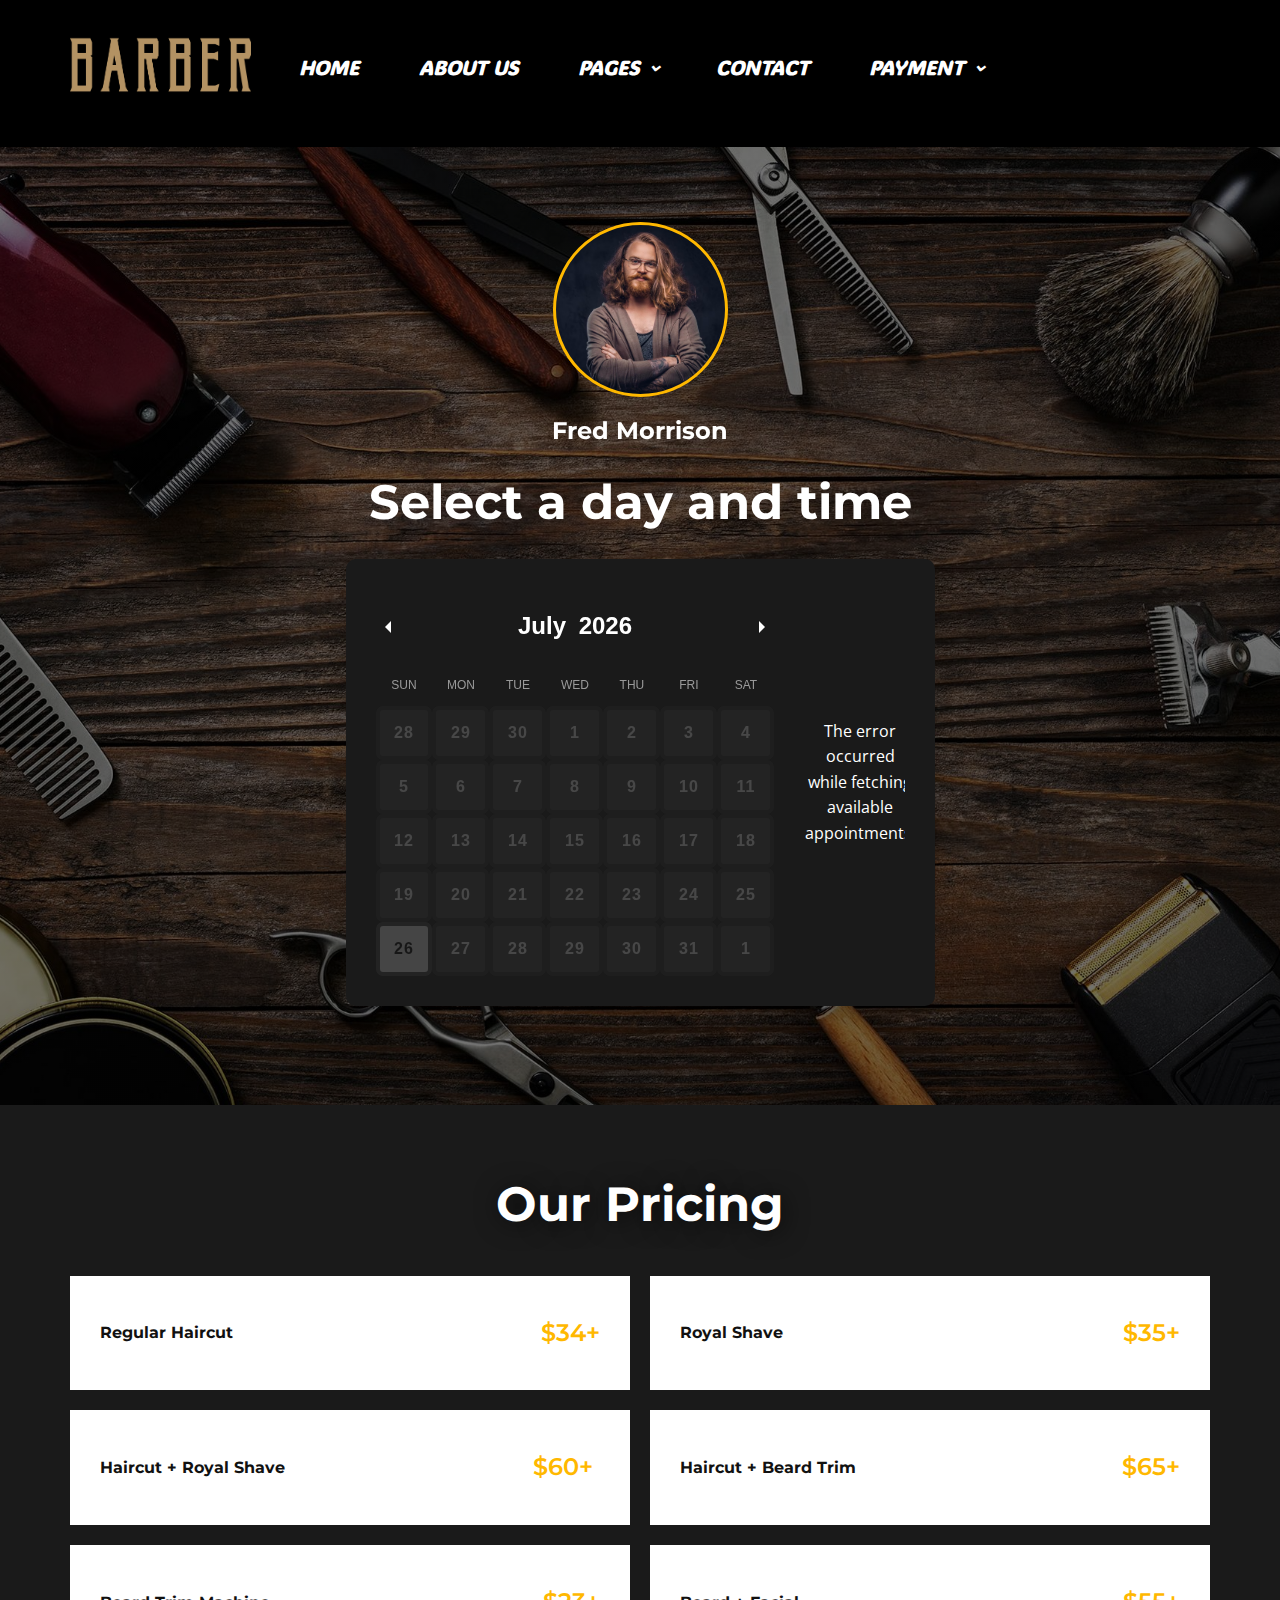
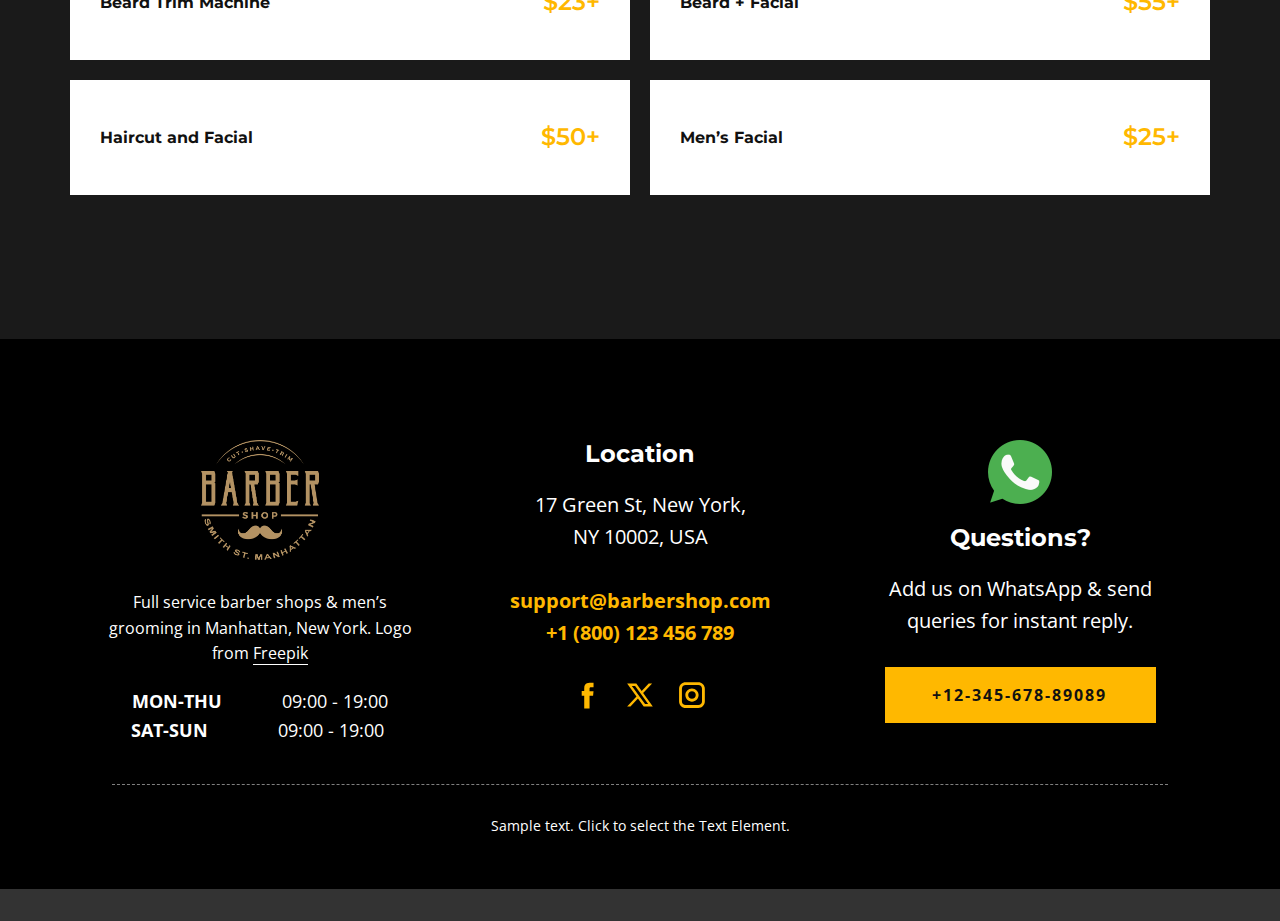
<file: Calendar-&-Booking.html>
<!DOCTYPE html>
<html style="font-size: 16px;" lang="en"><head>
    <meta name="viewport" content="width=device-width, initial-scale=1.0">
    <meta charset="utf-8">
    <meta name="keywords" content="Select a day and time, Our Pricing">
    <meta name="description" content="">
    <title>Calendar &amp; Booking</title>
    <link rel="stylesheet" href="nicepage.css" media="screen">
<link rel="stylesheet" href="Calendar-&amp;-Booking.css" media="screen">
    <script class="u-script" type="text/javascript" src="jquery.js" defer=""></script>
    <script class="u-script" type="text/javascript" src="nicepage.js" defer=""></script>
    <meta name="generator" content="Nicepage 7.8.23, nicepage.com">
    
    
    
    
    <link id="u-theme-google-font" rel="stylesheet" href="https://fonts.googleapis.com/css?family=Montserrat:100,100i,200,200i,300,300i,400,400i,500,500i,600,600i,700,700i,800,800i,900,900i|Open+Sans:300,300i,400,400i,500,500i,600,600i,700,700i,800,800i">
    <link id="u-page-google-font" rel="stylesheet" href="https://fonts.googleapis.com/css?family=ADLaM+Display:400">
    <script type="application/ld+json">{
		"@context": "http://schema.org",
		"@type": "Organization",
		"name": "",
		"logo": "images/logo-header1.png",
		"sameAs": [
				"https://facebook.com/name",
				"https://twitter.com/name",
				"https://instagram.com/name",
				"https://facebook.com/name",
				"https://twitter.com/name",
				"https://instagram.com/name"
		]
}</script>
    <meta name="theme-color" content="#ffb800">
    <meta name="twitter:site" content="@">
    <meta name="twitter:card" content="summary_large_image">
    <meta name="twitter:title" content="Calendar &amp;amp; Booking">
    <meta name="twitter:description" content="">
    <meta property="og:title" content="Calendar &amp; Booking">
    <meta property="og:type" content="website">
  <meta data-intl-tel-input-cdn-path="intlTelInput/"></head>
  <body data-path-to-root="./" data-include-products="false" class="u-body u-xxl-mode" data-lang="en"><header class="u-black u-clearfix u-header u-header" id="sec-ef40"><div class="u-clearfix u-sheet u-valign-middle-lg u-valign-middle-md u-valign-middle-xl u-sheet-1">
        <a href="#" class="u-image u-logo u-image-1" data-image-width="449" data-image-height="139">
          <img class="u-logo-image u-logo-image-1" src="images/logo-header1.png" title="regf">
        </a>
        <nav class="u-dropdown-icon u-menu u-menu-dropdown u-offcanvas u-menu-1" data-responsive-from="SM" role="navigation">
          <div class="menu-collapse u-custom-font" style="font-size: 1.25rem; letter-spacing: 0px; text-transform: uppercase; font-style: italic; font-weight: 700; font-family: &quot;ADLaM Display&quot;;">
            <a class="u-button-style u-custom-active-border-color u-custom-active-color u-custom-border u-custom-border-color u-custom-borders u-custom-color u-custom-hover-border-color u-custom-hover-color u-custom-left-right-menu-spacing u-custom-padding-bottom u-custom-text-active-color u-custom-text-color u-custom-text-decoration u-custom-text-hover-color u-custom-top-bottom-menu-spacing u-hamburger-link u-nav-link u-text-active-palette-1-base u-text-hover-palette-1-base" href="#" tabindex="-1" aria-label="Open menu" aria-controls="026b">
              <svg class="u-svg-link" viewBox="0 0 24 24"><use xmlns:xlink="http://www.w3.org/1999/xlink" xlink:href="#menu-hamburger"></use></svg>
              <svg class="u-svg-content" version="1.1" id="menu-hamburger" viewBox="0 0 16 16" x="0px" y="0px" xmlns:xlink="http://www.w3.org/1999/xlink" xmlns="http://www.w3.org/2000/svg"><g><rect y="1" width="16" height="2"></rect><rect y="7" width="16" height="2"></rect><rect y="13" width="16" height="2"></rect>
</g></svg>
            </a>
          </div>
          <div class="u-custom-menu u-nav-container">
            <ul class="u-custom-font u-nav u-spacing-30 u-unstyled u-nav-1" role="menubar"><li role="none" class="u-nav-item"><a role="menuitem" class="u-border-3 u-border-active-palette-1-base u-border-hover-palette-1-light-1 u-border-no-left u-border-no-right u-border-no-top u-button-style u-nav-link u-text-active-palette-1-base u-text-hover-palette-1-base u-text-white" href="./" style="padding: 20px 15px;">Home</a>
</li><li role="none" class="u-nav-item"><a role="menuitem" class="u-border-3 u-border-active-palette-1-base u-border-hover-palette-1-light-1 u-border-no-left u-border-no-right u-border-no-top u-button-style u-nav-link u-text-active-palette-1-base u-text-hover-palette-1-base u-text-white" href="#" style="padding: 20px 15px;">About Us</a>
</li><li role="none" class="u-nav-item"><a role="menuitem" class="u-border-3 u-border-active-palette-1-base u-border-hover-palette-1-light-1 u-border-no-left u-border-no-right u-border-no-top u-button-style u-nav-link u-text-active-palette-1-base u-text-hover-palette-1-base u-text-white" style="padding: 20px 15px;">Pages</a><div class="u-nav-popup"><ul role="menu" class="u-h-spacing-22 u-nav u-unstyled u-v-spacing-12" aria-label="Pages menu"><li role="none" class="u-nav-item"><a role="menuitem" class="u-active-black u-black u-button-style u-hover-palette-1-base u-nav-link" href="#">Our Barbers</a>
</li><li role="none" class="u-nav-item"><a role="menuitem" class="u-active-black u-black u-button-style u-hover-palette-1-base u-nav-link" href="#">Landing</a>
</li><li role="none" class="u-nav-item"><a role="menuitem" class="u-active-black u-black u-button-style u-hover-palette-1-base u-nav-link" href="Calendar-&amp;-Booking.html">Make an Appointment</a>
</li><li role="none" class="u-nav-item"><a role="menuitem" class="u-active-black u-black u-button-style u-hover-palette-1-base u-nav-link" href="Services.html">Services</a>
</li><li role="none" class="u-nav-item"><a role="menuitem" class="u-active-black u-black u-button-style u-hover-palette-1-base u-nav-link" href="#">Pricing</a>
</li></ul>
</div>
</li><li role="none" class="u-nav-item"><a role="menuitem" class="u-border-3 u-border-active-palette-1-base u-border-hover-palette-1-light-1 u-border-no-left u-border-no-right u-border-no-top u-button-style u-nav-link u-text-active-palette-1-base u-text-hover-palette-1-base u-text-white" href="#" style="padding: 20px 15px;">Contact</a>
</li><li role="none" class="u-nav-item"><a tabindex="-1" role="menuitem" class="u-border-3 u-border-active-palette-1-base u-border-hover-palette-1-light-1 u-border-no-left u-border-no-right u-border-no-top u-button-style u-nav-link u-text-active-palette-1-base u-text-hover-palette-1-base u-text-white" aria-haspopup="true" style="padding: 20px 15px;">payment</a><div class="u-nav-popup"><ul role="menu" class="u-h-spacing-22 u-nav u-unstyled u-v-spacing-12" aria-label="payment menu"><li role="none" class="u-nav-item"><a tabindex="-1" role="menuitem" class="u-active-black u-black u-button-style u-hover-palette-1-base u-nav-link" href="https://www.paypal.com">paypal</a>
</li><li role="none" class="u-nav-item"><a tabindex="-1" role="menuitem" class="u-active-black u-black u-button-style u-hover-palette-1-base u-nav-link" href="https://stripe.com">stripe</a>
</li></ul>
</div>
</li></ul>
          </div>
          <div class="u-custom-menu u-nav-container-collapse" id="026b" role="region" aria-label="Menu panel">
            <div class="u-black u-container-style u-inner-container-layout u-opacity u-opacity-95 u-sidenav">
              <div class="u-inner-container-layout u-sidenav-overflow">
                <div class="u-menu-close" tabindex="-1" aria-label="Close menu"></div>
                <ul class="u-align-center u-nav u-popupmenu-items u-unstyled u-nav-4" role="menubar"><li role="none" class="u-nav-item"><a role="menuitem" class="u-button-style u-nav-link" href="./">Home</a>
</li><li role="none" class="u-nav-item"><a role="menuitem" class="u-button-style u-nav-link" href="#">About Us</a>
</li><li role="none" class="u-nav-item"><a role="menuitem" class="u-button-style u-nav-link">Pages</a><div class="u-nav-popup"><ul role="menu" class="u-h-spacing-22 u-nav u-unstyled u-v-spacing-12" aria-label="Pages menu"><li role="none" class="u-nav-item"><a role="menuitem" class="u-button-style u-nav-link" href="#">Our Barbers</a>
</li><li role="none" class="u-nav-item"><a role="menuitem" class="u-button-style u-nav-link" href="#">Landing</a>
</li><li role="none" class="u-nav-item"><a role="menuitem" class="u-button-style u-nav-link" href="Calendar-&amp;-Booking.html">Make an Appointment</a>
</li><li role="none" class="u-nav-item"><a role="menuitem" class="u-button-style u-nav-link" href="Services.html">Services</a>
</li><li role="none" class="u-nav-item"><a role="menuitem" class="u-button-style u-nav-link" href="#">Pricing</a>
</li></ul>
</div>
</li><li role="none" class="u-nav-item"><a role="menuitem" class="u-button-style u-nav-link" href="#">Contact</a>
</li><li role="none" class="u-nav-item"><a tabindex="-1" role="menuitem" class="u-button-style u-nav-link" aria-haspopup="true">payment</a><div class="u-nav-popup"><ul role="menu" class="u-h-spacing-22 u-nav u-unstyled u-v-spacing-12" aria-label="payment menu"><li role="none" class="u-nav-item"><a tabindex="-1" role="menuitem" class="u-button-style u-nav-link" href="https://www.paypal.com">paypal</a>
</li><li role="none" class="u-nav-item"><a tabindex="-1" role="menuitem" class="u-button-style u-nav-link" href="https://stripe.com">stripe</a>
</li></ul>
</div>
</li></ul>
                <a href="#" class="u-align-center u-btn u-button-style u-hover-palette-1-dark-1 u-palette-1-base u-text-active-white u-btn-1"> Book an appointment</a>
                <div class="u-social-icons u-social-icons-1">
                  <a class="u-social-url" title="facebook" target="_blank" href="https://facebook.com/name"><span class="u-icon u-social-facebook u-social-icon u-text-palette-1-base u-icon-1"><svg class="u-svg-link" preserveAspectRatio="xMidYMin slice" viewBox="0 0 112 112" style=""><use xlink:href="#svg-6262"></use></svg><svg class="u-svg-content" viewBox="0 0 112 112" x="0" y="0" id="svg-6262"><path fill="currentColor" d="M75.5,28.8H65.4c-1.5,0-4,0.9-4,4.3v9.4h13.9l-1.5,15.8H61.4v45.1H42.8V58.3h-8.8V42.4h8.8V32.2
c0-7.4,3.4-18.8,18.8-18.8h13.8v15.4H75.5z"></path></svg></span>
                  </a>
                  <a class="u-social-url" title="twitter" target="_blank" href="https://twitter.com/name"><span class="u-icon u-social-icon u-social-twitter u-text-palette-1-base u-icon-2"><svg class="u-svg-link" preserveAspectRatio="xMidYMin slice" viewBox="0 0 112.2 112.2" style=""><use xlink:href="#svg-d3b0"></use></svg><svg class="u-svg-content" viewBox="0 0 112.2 112.2" x="0px" y="0px" id="svg-d3b0"><path d="M67.1,49.1L98.6,16h-12L62,42L43.2,16H11l32.8,45.2L11,96h11.6l26.3-27.7L69.1,96H101L67.1,49.1z M55,61.9l-5.1-7L27.5,24.4
	h11.4l17.3,23.8l5.1,7.1l23.4,32.2H73.8L55,61.9z"></path></svg></span>
                  </a>
                  <a class="u-social-url" title="instagram" target="_blank" href="https://instagram.com/name"><span class="u-icon u-social-icon u-social-instagram u-text-palette-1-base u-icon-3"><svg class="u-svg-link" preserveAspectRatio="xMidYMin slice" viewBox="0 0 112 112" style=""><use xlink:href="#svg-8121"></use></svg><svg class="u-svg-content" viewBox="0 0 112 112" x="0" y="0" id="svg-8121"><path fill="currentColor" d="M55.9,32.9c-12.8,0-23.2,10.4-23.2,23.2s10.4,23.2,23.2,23.2s23.2-10.4,23.2-23.2S68.7,32.9,55.9,32.9z
	 M55.9,69.4c-7.4,0-13.3-6-13.3-13.3c-0.1-7.4,6-13.3,13.3-13.3s13.3,6,13.3,13.3C69.3,63.5,63.3,69.4,55.9,69.4z"></path><path fill="currentColor" d="M78.2,11H33.5C21,11,10.8,21.3,10.8,33.7v44.7c0,12.6,10.2,22.8,22.7,22.8h44.7c12.6,0,22.7-10.2,22.7-22.7
	V33.7C100.8,21.1,90.6,11,78.2,11z M91,78.4c0,7.1-5.8,12.8-12.8,12.8H33.5c-7.1,0-12.8-5.8-12.8-12.8V33.7
	c0-7.1,5.8-12.8,12.8-12.8h44.7c7.1,0,12.8,5.8,12.8,12.8V78.4z"></path></svg></span>
                  </a>
                </div>
              </div>
            </div>
            <div class="u-black u-menu-overlay u-opacity u-opacity-70"></div>
          </div>
        </nav>
      </div></header>
    <section class="u-clearfix u-container-align-center u-image u-shading u-section-1" id="sec-03cd">
      <div class="u-clearfix u-sheet u-valign-middle u-sheet-1">
        <div alt="" class="custom-expanded u-border-3 u-border-palette-1-base u-image u-image-circle u-image-1" data-image-width="920" data-image-height="872" data-animation-name="flipIn" data-animation-duration="1000" data-animation-delay="200" data-animation-direction="X"></div>
        <h4 class="u-align-center u-text u-text-default u-text-1" data-animation-name="customAnimationIn" data-animation-duration="1000" data-animation-delay="0"> Fred Morrison</h4>
        <h2 class="u-align-center u-text u-text-default u-text-2" data-animation-name="customAnimationIn" data-animation-duration="1000" data-animation-delay="0">Select a day and time</h2>
        <div class="custom-expanded u-btn-round u-calendar u-grey-90 u-radius u-spacing-30 u-calendar-1" data-href="#sec-b2a9" data-calendar-token="eyJhbGciOiJSU0EtT0FFUCIsImVuYyI6IkEyNTZHQ00ifQ.[base64].KNoNthHfmVr1lMAV.cUJKBq2C_6iBuMYxao9DCbt_3H1XCEw3mhb9lI_VCXB4n639_24VFCAyF6JjkVvbcLx9NapkQnZLug7cazJzrpfxz4uS.wA-JlUEcKdDxK0Wuuvty4w">
          <div class="u-datepicker-container" style="position: relative;">
            <div class="datepicker"></div>
          </div>
          <div class="u-calendar-time-container">
            <div class="u-calendar-time-container-inner">
              <div class="u-calendar-timezone u-text"></div>
              <ul class="u-calendar-time-list u-unstyled" style="height: 368px;"><li class="fake u-border-4 u-border-active-grey-50 u-border-grey-75 u-border-hover-grey-50 u-btn-round u-calendar-time-slot u-hidden u-hover-grey-15 u-radius u-text-black u-white u-calendar-time-slot-1">--:--</li></ul>
            </div>
          </div>
          <div class="u-calendar-no-slots-message">There are no available time slots for this date.</div>
          <div class="u-calendar-success-message">You have successfully booked the appointment.</div>
          <div class="u-calendar-conflict-message">Unable to book the appointment for this time slot. Please book another one.</div>
          <div class="u-calendar-error-message">An unexpected error occurred.</div>
        </div>
        <p class="u-align-center u-text u-text-default u-text-4" data-animation-name="customAnimationIn" data-animation-duration="1500" data-animation-delay="500">Image from&nbsp;<a href="https://www.freepik.com" class="u-active-none u-border-1 u-border-active-palette-1-light-2 u-border-hover-palette-1-light-2 u-border-no-left u-border-no-right u-border-no-top u-border-white u-bottom-left-radius-0 u-bottom-right-radius-0 u-btn u-button-link u-button-style u-hover-none u-none u-radius-0 u-text-body-alt-color u-top-left-radius-0 u-top-right-radius-0 u-btn-1" target="_blank">Freepik</a>
        </p>
      </div>
    </section>
    <section class="u-align-center u-clearfix u-container-align-center u-grey-90 u-section-2" id="sec-ccb2" data-image-width="1620" data-image-height="1080">
      <div class="u-clearfix u-sheet u-valign-middle u-sheet-1">
        <h2 class="u-text u-text-default u-text-1">Our Pricing</h2>
        <div class="u-expanded-width u-list u-list-1">
          <div class="u-repeater u-repeater-1">
            <div class="u-container-style u-list-item u-repeater-item u-white u-list-item-1">
              <div class="u-container-layout u-similar-container u-valign-middle-xs u-container-layout-1">
                <h4 class="u-text u-text-default u-text-palette-1-base u-text-2">$34+</h4>
                <h4 class="u-text u-text-default u-text-3"> Regular Haircut</h4>
              </div>
            </div>
            <div class="u-container-style u-list-item u-repeater-item u-video-cover u-white">
              <div class="u-container-layout u-similar-container u-valign-middle-xs u-container-layout-2">
                <h4 class="u-text u-text-default u-text-palette-1-base u-text-4">$35+</h4>
                <h4 class="u-text u-text-default u-text-5"> Royal Shave</h4>
              </div>
            </div>
            <div class="u-container-style u-list-item u-repeater-item u-video-cover u-white">
              <div class="u-container-layout u-similar-container u-valign-middle-xs u-container-layout-3">
                <h4 class="u-text u-text-default u-text-palette-1-base u-text-6"> $60+&nbsp;<br>
                </h4>
                <h4 class="u-text u-text-default u-text-7"> Haircut + Royal Shave</h4>
              </div>
            </div>
            <div class="u-container-style u-list-item u-repeater-item u-video-cover u-white">
              <div class="u-container-layout u-similar-container u-valign-middle-xs u-container-layout-4">
                <h4 class="u-text u-text-default u-text-palette-1-base u-text-8">$65+</h4>
                <h4 class="u-text u-text-default u-text-9"> Haircut + Beard Trim</h4>
              </div>
            </div>
            <div class="u-container-style u-list-item u-repeater-item u-video-cover u-white">
              <div class="u-container-layout u-similar-container u-valign-middle-xs u-container-layout-5">
                <h4 class="u-text u-text-default u-text-palette-1-base u-text-10">$23+</h4>
                <h4 class="u-text u-text-default u-text-11"> Beard Trim Machine </h4>
              </div>
            </div>
            <div class="u-container-style u-list-item u-repeater-item u-video-cover u-white">
              <div class="u-container-layout u-similar-container u-valign-middle-xs u-container-layout-6">
                <h4 class="u-text u-text-default u-text-palette-1-base u-text-12">$55+</h4>
                <h4 class="u-text u-text-default u-text-13"> Beard + Facial</h4>
              </div>
            </div>
            <div class="u-container-style u-list-item u-repeater-item u-video-cover u-white">
              <div class="u-container-layout u-similar-container u-valign-middle-xs u-container-layout-7">
                <h4 class="u-text u-text-default u-text-palette-1-base u-text-14">$50+</h4>
                <h4 class="u-text u-text-default u-text-15"> Haircut and Facial</h4>
              </div>
            </div>
            <div class="u-container-style u-list-item u-repeater-item u-video-cover u-white">
              <div class="u-container-layout u-similar-container u-valign-middle-xs u-container-layout-8">
                <h4 class="u-text u-text-default u-text-palette-1-base u-text-16">$25+</h4>
                <h4 class="u-text u-text-default u-text-17"> Men’s Facial&nbsp;</h4>
              </div>
            </div>
          </div>
        </div>
        <p class="u-text u-text-default u-text-18" data-animation-name="customAnimationIn" data-animation-duration="1500" data-animation-delay="500">Image from <a href="https://www.freepik.com/photos/man" class="u-active-none u-border-1 u-border-active-palette-1-light-2 u-border-hover-palette-1-light-2 u-border-no-left u-border-no-right u-border-no-top u-border-white u-btn u-button-style u-hover-none u-none u-text-body-alt-color u-btn-1" target="_blank">Freepik</a>
        </p>
      </div>
    </section>
    
    
    
    <footer class="u-align-center u-black u-clearfix u-container-align-center u-footer u-footer" id="sec-608d"><div class="u-clearfix u-sheet u-sheet-1">
        <div class="data-layout-selected u-clearfix u-expanded-width u-layout-wrap u-layout-wrap-1">
          <div class="u-layout">
            <div class="u-layout-row">
              <div class="u-container-align-center u-container-style u-layout-cell u-shape-rectangle u-size-20-lg u-size-20-xl u-size-20-xxl u-size-30-md u-size-30-sm u-size-30-xs u-layout-cell-1">
                <div class="u-container-layout u-container-layout-1">
                  <img class="u-image u-image-contain u-image-default u-image-1" src="images/logo-2.png" alt="" data-image-width="449" data-image-height="458">
                  <p class="u-align-center u-text u-text-default u-text-1"> Full service barber shops &amp; men’s grooming in Manhattan, New York. Logo from <a href="https://www.freepik.com/" class="u-active-none u-border-1 u-border-active-palette-1-light-2 u-border-hover-palette-1-light-2 u-border-no-left u-border-no-right u-border-no-top u-border-white u-btn u-button-link u-button-style u-hover-none u-none u-text-body-alt-color u-btn-1" data-animation-name="" data-animation-duration="0" data-animation-delay="0" data-animation-direction="">Freepik</a>
                  </p>
                  <p class="u-align-center u-text u-text-2"><b>MON-THU&nbsp; &nbsp; &nbsp; &nbsp; &nbsp; &nbsp;&nbsp;</b>09:00 - 19:00<br><b>SAT-SUN</b>&nbsp; &nbsp; &nbsp; &nbsp; &nbsp; &nbsp; &nbsp; 09:00 - 19:00&nbsp;<br>
                  </p>
                </div>
              </div>
              <div class="u-container-align-center u-container-style u-layout-cell u-shape-rectangle u-size-20-lg u-size-20-xl u-size-20-xxl u-size-30-md u-size-30-sm u-size-30-xs u-layout-cell-2">
                <div class="u-container-layout u-valign-top-lg u-valign-top-md u-valign-top-sm u-valign-top-xl u-valign-top-xs u-container-layout-2">
                  <h4 class="u-align-center u-text u-text-3"> Location</h4>
                  <p class="u-align-center u-text u-text-4"> 17 Green St, New York, <br>NY 10002, USA <br>
                    <br>
                    <a href="mailto:support@barbershop.com" class="u-active-none u-border-none u-btn u-button-link u-button-style u-hover-none u-none u-text-active-white u-text-hover-white u-text-palette-1-base u-btn-2">support@barbershop.com</a>
                    <br>
                    <a href="tel:+1800123456789" class="u-active-none u-border-none u-btn u-button-link u-button-style u-hover-none u-none u-text-palette-1-base u-btn-3">+1 (800) 123 456 789</a>
                  </p>
                  <div class="u-social-icons u-social-icons-1">
                    <a class="u-social-url" title="facebook" target="_blank" href="https://facebook.com/name"><span class="u-icon u-social-facebook u-social-icon u-text-palette-1-base u-icon-1"><svg class="u-svg-link" preserveAspectRatio="xMidYMin slice" viewBox="0 0 112 112" style=""><use xlink:href="#svg-5979"></use></svg><svg class="u-svg-content" viewBox="0 0 112 112" x="0" y="0" id="svg-5979"><path fill="currentColor" d="M75.5,28.8H65.4c-1.5,0-4,0.9-4,4.3v9.4h13.9l-1.5,15.8H61.4v45.1H42.8V58.3h-8.8V42.4h8.8V32.2
c0-7.4,3.4-18.8,18.8-18.8h13.8v15.4H75.5z"></path></svg></span>
                    </a>
                    <a class="u-social-url" title="twitter" target="_blank" href="https://twitter.com/name"><span class="u-icon u-social-icon u-social-twitter u-text-palette-1-base u-icon-2"><svg class="u-svg-link" preserveAspectRatio="xMidYMin slice" viewBox="0 0 112.2 112.2" style=""><use xlink:href="#svg-8cf4"></use></svg><svg class="u-svg-content" viewBox="0 0 112.2 112.2" x="0px" y="0px" id="svg-8cf4"><path d="M67.1,49.1L98.6,16h-12L62,42L43.2,16H11l32.8,45.2L11,96h11.6l26.3-27.7L69.1,96H101L67.1,49.1z M55,61.9l-5.1-7L27.5,24.4
	h11.4l17.3,23.8l5.1,7.1l23.4,32.2H73.8L55,61.9z"></path></svg></span>
                    </a>
                    <a class="u-social-url" title="instagram" target="_blank" href="https://instagram.com/name"><span class="u-icon u-social-icon u-social-instagram u-text-palette-1-base u-icon-3"><svg class="u-svg-link" preserveAspectRatio="xMidYMin slice" viewBox="0 0 112 112" style=""><use xlink:href="#svg-acc9"></use></svg><svg class="u-svg-content" viewBox="0 0 112 112" x="0" y="0" id="svg-acc9"><path fill="currentColor" d="M55.9,32.9c-12.8,0-23.2,10.4-23.2,23.2s10.4,23.2,23.2,23.2s23.2-10.4,23.2-23.2S68.7,32.9,55.9,32.9z
	 M55.9,69.4c-7.4,0-13.3-6-13.3-13.3c-0.1-7.4,6-13.3,13.3-13.3s13.3,6,13.3,13.3C69.3,63.5,63.3,69.4,55.9,69.4z"></path><path fill="currentColor" d="M78.2,11H33.5C21,11,10.8,21.3,10.8,33.7v44.7c0,12.6,10.2,22.8,22.7,22.8h44.7c12.6,0,22.7-10.2,22.7-22.7
	V33.7C100.8,21.1,90.6,11,78.2,11z M91,78.4c0,7.1-5.8,12.8-12.8,12.8H33.5c-7.1,0-12.8-5.8-12.8-12.8V33.7
	c0-7.1,5.8-12.8,12.8-12.8h44.7c7.1,0,12.8,5.8,12.8,12.8V78.4z"></path></svg></span>
                    </a>
                  </div>
                </div>
              </div>
              <div class="u-container-align-center u-container-style u-layout-cell u-shape-rectangle u-size-20-lg u-size-20-xl u-size-20-xxl u-size-60-md u-size-60-sm u-size-60-xs u-layout-cell-3">
                <div class="u-container-layout u-valign-top u-container-layout-3"><span class="u-align-center u-file-icon u-icon u-icon-4"><img src="images/7335851.png" alt=""></span>
                  <h4 class="u-align-center u-text u-text-5"> Questions?</h4>
                  <p class="u-align-center u-text u-text-6"> Add us on WhatsApp &amp; send queries for instant reply. </p>
                  <a href="tel:+12-345-678-89089" class="u-active-white u-align-center u-border-none u-btn u-button-style u-custom u-hover-white u-palette-1-base u-text-active-black u-text-hover-black u-btn-4">+12-345-678-89089</a>
                </div>
              </div>
            </div>
          </div>
        </div>
        <div class="u-border-1 u-border-grey-50 u-line u-line-horizontal u-line-1"></div>
        <p class="u-small-text u-text u-text-variant u-text-7">Sample text. Click to select the Text Element.</p>
      </div></footer>
    <section class="u-backlink u-clearfix u-grey-80"></section>
  
</body></html>
</file>
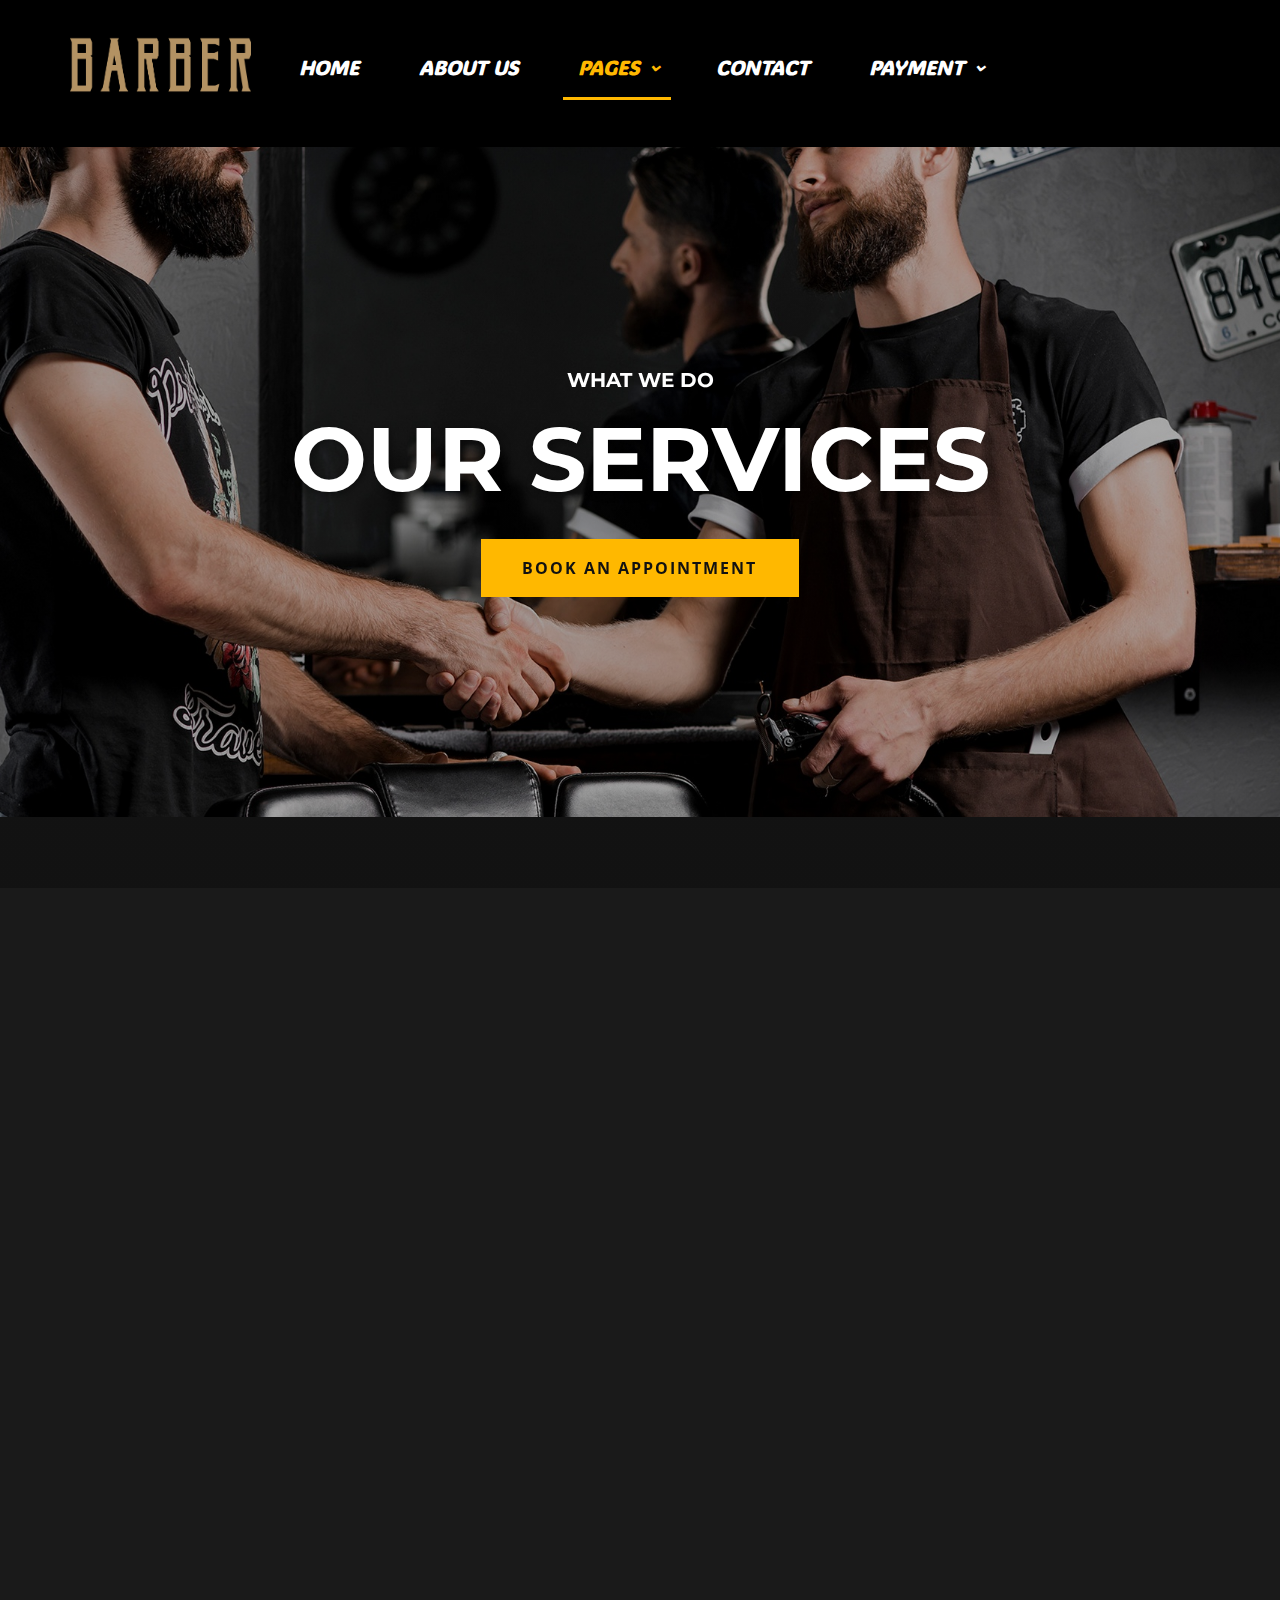
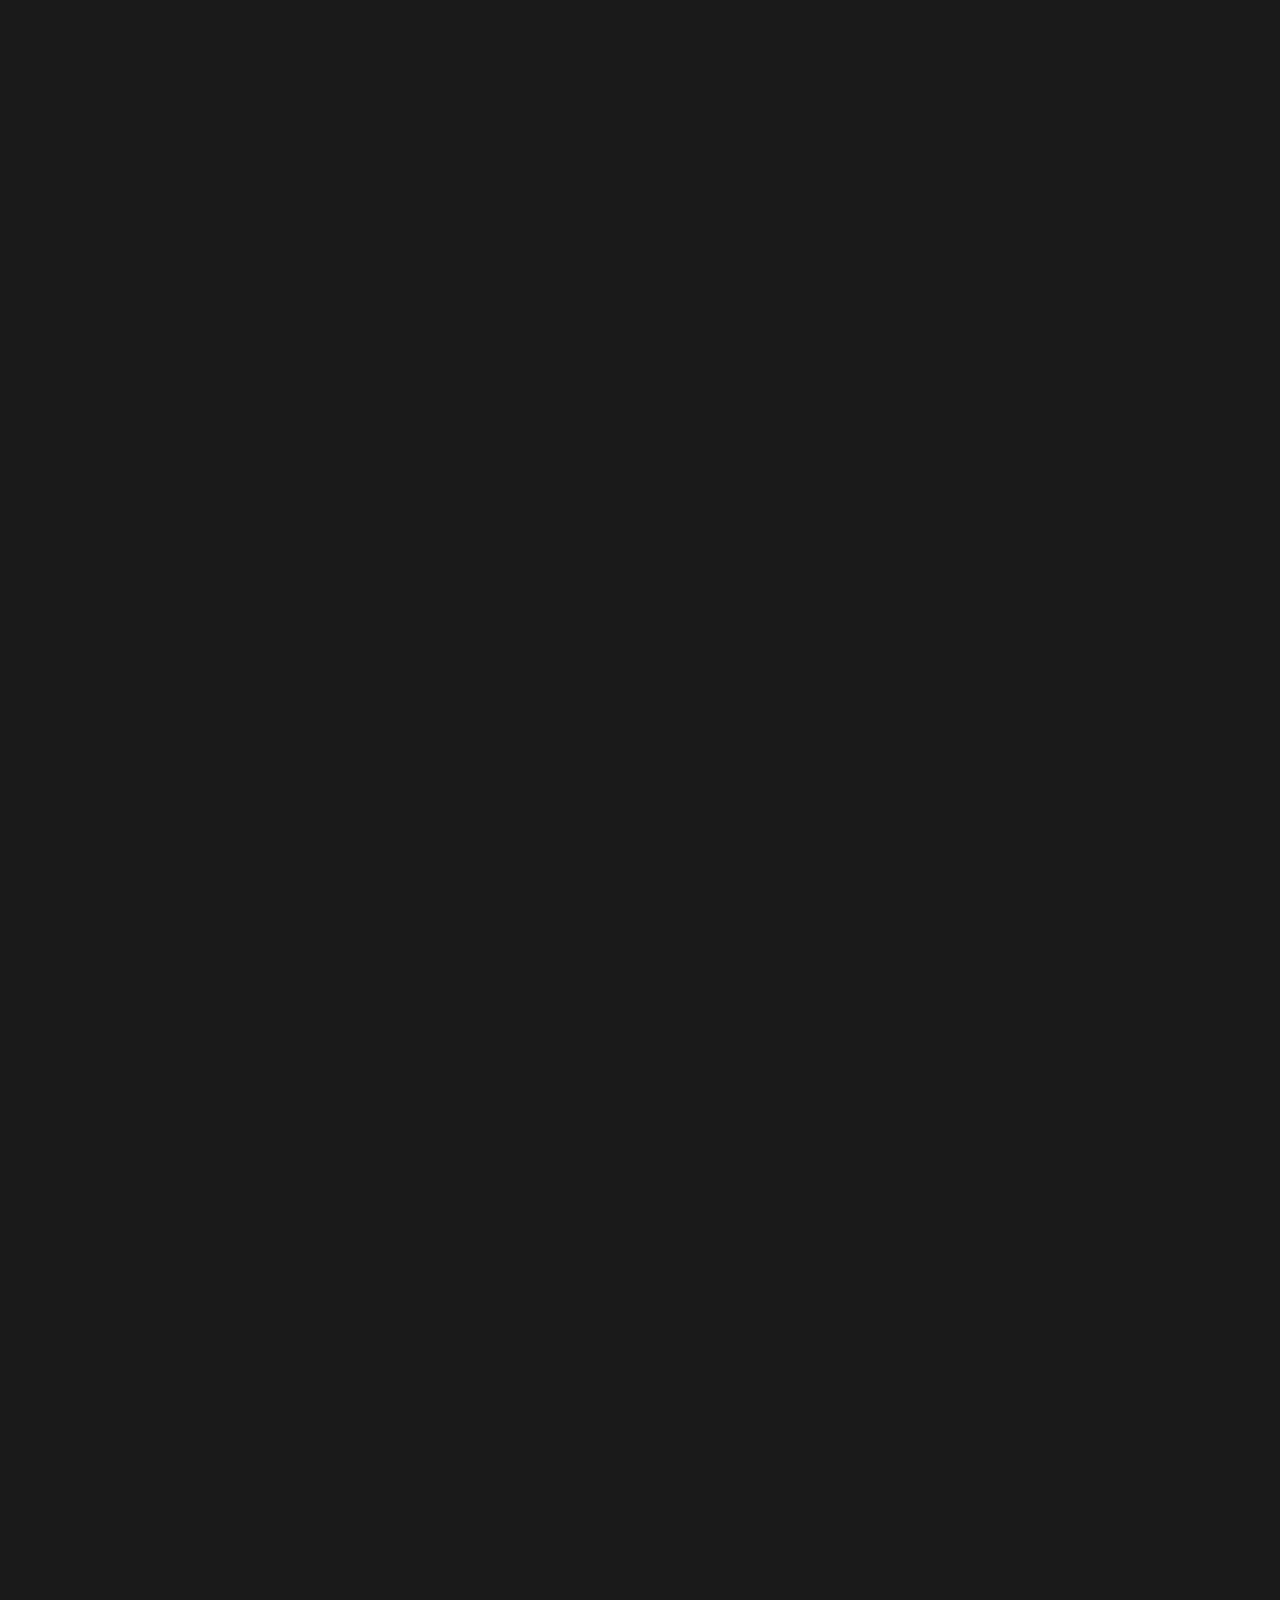
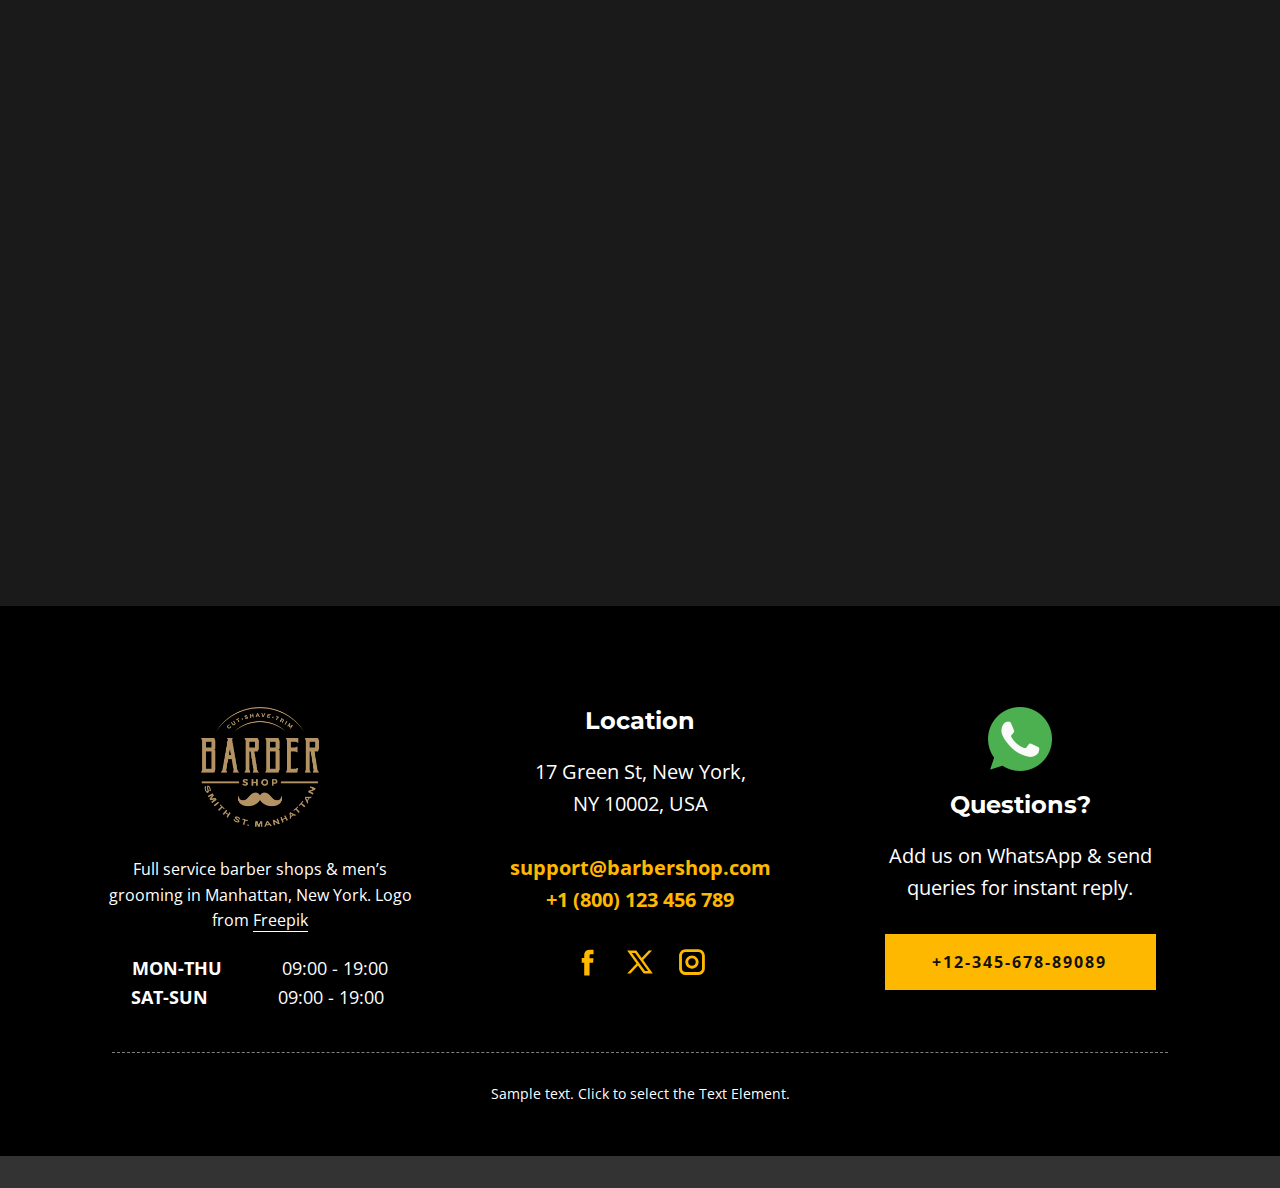
<file: Services.html>
<!DOCTYPE html>
<html style="font-size: 16px;" lang="en"><head>
    <meta name="viewport" content="width=device-width, initial-scale=1.0">
    <meta charset="utf-8">
    <meta name="keywords" content="Our Services, ​Barbershop Services, Our Services, Our Benefits">
    <meta name="description" content="">
    <title>Services</title>
    <link rel="stylesheet" href="nicepage.css" media="screen">
<link rel="stylesheet" href="Services.css" media="screen">
    <script class="u-script" type="text/javascript" src="jquery.js" defer=""></script>
    <script class="u-script" type="text/javascript" src="nicepage.js" defer=""></script>
    <meta name="generator" content="Nicepage 7.8.23, nicepage.com">
    
    
    
    
    
    
    <link id="u-theme-google-font" rel="stylesheet" href="https://fonts.googleapis.com/css?family=Montserrat:100,100i,200,200i,300,300i,400,400i,500,500i,600,600i,700,700i,800,800i,900,900i|Open+Sans:300,300i,400,400i,500,500i,600,600i,700,700i,800,800i">
    <link id="u-page-google-font" rel="stylesheet" href="https://fonts.googleapis.com/css?family=ADLaM+Display:400">
    <script type="application/ld+json">{
		"@context": "http://schema.org",
		"@type": "Organization",
		"name": "",
		"logo": "images/logo-header1.png",
		"sameAs": [
				"https://facebook.com/name",
				"https://twitter.com/name",
				"https://instagram.com/name",
				"https://facebook.com/name",
				"https://twitter.com/name",
				"https://instagram.com/name"
		]
}</script>
    <meta name="theme-color" content="#ffb800">
    <meta name="twitter:site" content="@">
    <meta name="twitter:card" content="summary_large_image">
    <meta name="twitter:title" content="Services">
    <meta name="twitter:description" content="">
    <meta property="og:title" content="Services">
    <meta property="og:type" content="website">
  <meta data-intl-tel-input-cdn-path="intlTelInput/"></head>
  <body data-path-to-root="./" data-include-products="false" class="u-body u-grey-90 u-xxl-mode" data-lang="en"><header class="u-black u-clearfix u-header u-header" id="sec-ef40"><div class="u-clearfix u-sheet u-valign-middle-lg u-valign-middle-md u-valign-middle-xl u-sheet-1">
        <a href="#" class="u-image u-logo u-image-1" data-image-width="449" data-image-height="139">
          <img class="u-logo-image u-logo-image-1" src="images/logo-header1.png" title="regf">
        </a>
        <nav class="u-dropdown-icon u-menu u-menu-dropdown u-offcanvas u-menu-1" data-responsive-from="SM" role="navigation">
          <div class="menu-collapse u-custom-font" style="font-size: 1.25rem; letter-spacing: 0px; text-transform: uppercase; font-style: italic; font-weight: 700; font-family: &quot;ADLaM Display&quot;;">
            <a class="u-button-style u-custom-active-border-color u-custom-active-color u-custom-border u-custom-border-color u-custom-borders u-custom-color u-custom-hover-border-color u-custom-hover-color u-custom-left-right-menu-spacing u-custom-padding-bottom u-custom-text-active-color u-custom-text-color u-custom-text-decoration u-custom-text-hover-color u-custom-top-bottom-menu-spacing u-hamburger-link u-nav-link u-text-active-palette-1-base u-text-hover-palette-1-base" href="#" tabindex="-1" aria-label="Open menu" aria-controls="026b">
              <svg class="u-svg-link" viewBox="0 0 24 24"><use xmlns:xlink="http://www.w3.org/1999/xlink" xlink:href="#menu-hamburger"></use></svg>
              <svg class="u-svg-content" version="1.1" id="menu-hamburger" viewBox="0 0 16 16" x="0px" y="0px" xmlns:xlink="http://www.w3.org/1999/xlink" xmlns="http://www.w3.org/2000/svg"><g><rect y="1" width="16" height="2"></rect><rect y="7" width="16" height="2"></rect><rect y="13" width="16" height="2"></rect>
</g></svg>
            </a>
          </div>
          <div class="u-custom-menu u-nav-container">
            <ul class="u-custom-font u-nav u-spacing-30 u-unstyled u-nav-1" role="menubar"><li role="none" class="u-nav-item"><a role="menuitem" class="u-border-3 u-border-active-palette-1-base u-border-hover-palette-1-light-1 u-border-no-left u-border-no-right u-border-no-top u-button-style u-nav-link u-text-active-palette-1-base u-text-hover-palette-1-base u-text-white" href="./" style="padding: 20px 15px;">Home</a>
</li><li role="none" class="u-nav-item"><a role="menuitem" class="u-border-3 u-border-active-palette-1-base u-border-hover-palette-1-light-1 u-border-no-left u-border-no-right u-border-no-top u-button-style u-nav-link u-text-active-palette-1-base u-text-hover-palette-1-base u-text-white" href="#" style="padding: 20px 15px;">About Us</a>
</li><li role="none" class="u-nav-item"><a role="menuitem" class="u-border-3 u-border-active-palette-1-base u-border-hover-palette-1-light-1 u-border-no-left u-border-no-right u-border-no-top u-button-style u-nav-link u-text-active-palette-1-base u-text-hover-palette-1-base u-text-white" style="padding: 20px 15px;">Pages</a><div class="u-nav-popup"><ul role="menu" class="u-h-spacing-22 u-nav u-unstyled u-v-spacing-12" aria-label="Pages menu"><li role="none" class="u-nav-item"><a role="menuitem" class="u-active-black u-black u-button-style u-hover-palette-1-base u-nav-link" href="#">Our Barbers</a>
</li><li role="none" class="u-nav-item"><a role="menuitem" class="u-active-black u-black u-button-style u-hover-palette-1-base u-nav-link" href="#">Landing</a>
</li><li role="none" class="u-nav-item"><a role="menuitem" class="u-active-black u-black u-button-style u-hover-palette-1-base u-nav-link" href="Calendar-&amp;-Booking.html">Make an Appointment</a>
</li><li role="none" class="u-nav-item"><a role="menuitem" class="u-active-black u-black u-button-style u-hover-palette-1-base u-nav-link" href="Services.html">Services</a>
</li><li role="none" class="u-nav-item"><a role="menuitem" class="u-active-black u-black u-button-style u-hover-palette-1-base u-nav-link" href="#">Pricing</a>
</li></ul>
</div>
</li><li role="none" class="u-nav-item"><a role="menuitem" class="u-border-3 u-border-active-palette-1-base u-border-hover-palette-1-light-1 u-border-no-left u-border-no-right u-border-no-top u-button-style u-nav-link u-text-active-palette-1-base u-text-hover-palette-1-base u-text-white" href="#" style="padding: 20px 15px;">Contact</a>
</li><li role="none" class="u-nav-item"><a tabindex="-1" role="menuitem" class="u-border-3 u-border-active-palette-1-base u-border-hover-palette-1-light-1 u-border-no-left u-border-no-right u-border-no-top u-button-style u-nav-link u-text-active-palette-1-base u-text-hover-palette-1-base u-text-white" aria-haspopup="true" style="padding: 20px 15px;">payment</a><div class="u-nav-popup"><ul role="menu" class="u-h-spacing-22 u-nav u-unstyled u-v-spacing-12" aria-label="payment menu"><li role="none" class="u-nav-item"><a tabindex="-1" role="menuitem" class="u-active-black u-black u-button-style u-hover-palette-1-base u-nav-link" href="https://www.paypal.com">paypal</a>
</li><li role="none" class="u-nav-item"><a tabindex="-1" role="menuitem" class="u-active-black u-black u-button-style u-hover-palette-1-base u-nav-link" href="https://stripe.com">stripe</a>
</li></ul>
</div>
</li></ul>
          </div>
          <div class="u-custom-menu u-nav-container-collapse" id="026b" role="region" aria-label="Menu panel">
            <div class="u-black u-container-style u-inner-container-layout u-opacity u-opacity-95 u-sidenav">
              <div class="u-inner-container-layout u-sidenav-overflow">
                <div class="u-menu-close" tabindex="-1" aria-label="Close menu"></div>
                <ul class="u-align-center u-nav u-popupmenu-items u-unstyled u-nav-4" role="menubar"><li role="none" class="u-nav-item"><a role="menuitem" class="u-button-style u-nav-link" href="./">Home</a>
</li><li role="none" class="u-nav-item"><a role="menuitem" class="u-button-style u-nav-link" href="#">About Us</a>
</li><li role="none" class="u-nav-item"><a role="menuitem" class="u-button-style u-nav-link">Pages</a><div class="u-nav-popup"><ul role="menu" class="u-h-spacing-22 u-nav u-unstyled u-v-spacing-12" aria-label="Pages menu"><li role="none" class="u-nav-item"><a role="menuitem" class="u-button-style u-nav-link" href="#">Our Barbers</a>
</li><li role="none" class="u-nav-item"><a role="menuitem" class="u-button-style u-nav-link" href="#">Landing</a>
</li><li role="none" class="u-nav-item"><a role="menuitem" class="u-button-style u-nav-link" href="Calendar-&amp;-Booking.html">Make an Appointment</a>
</li><li role="none" class="u-nav-item"><a role="menuitem" class="u-button-style u-nav-link" href="Services.html">Services</a>
</li><li role="none" class="u-nav-item"><a role="menuitem" class="u-button-style u-nav-link" href="#">Pricing</a>
</li></ul>
</div>
</li><li role="none" class="u-nav-item"><a role="menuitem" class="u-button-style u-nav-link" href="#">Contact</a>
</li><li role="none" class="u-nav-item"><a tabindex="-1" role="menuitem" class="u-button-style u-nav-link" aria-haspopup="true">payment</a><div class="u-nav-popup"><ul role="menu" class="u-h-spacing-22 u-nav u-unstyled u-v-spacing-12" aria-label="payment menu"><li role="none" class="u-nav-item"><a tabindex="-1" role="menuitem" class="u-button-style u-nav-link" href="https://www.paypal.com">paypal</a>
</li><li role="none" class="u-nav-item"><a tabindex="-1" role="menuitem" class="u-button-style u-nav-link" href="https://stripe.com">stripe</a>
</li></ul>
</div>
</li></ul>
                <a href="#" class="u-align-center u-btn u-button-style u-hover-palette-1-dark-1 u-palette-1-base u-text-active-white u-btn-1"> Book an appointment</a>
                <div class="u-social-icons u-social-icons-1">
                  <a class="u-social-url" title="facebook" target="_blank" href="https://facebook.com/name"><span class="u-icon u-social-facebook u-social-icon u-text-palette-1-base u-icon-1"><svg class="u-svg-link" preserveAspectRatio="xMidYMin slice" viewBox="0 0 112 112" style=""><use xlink:href="#svg-6262"></use></svg><svg class="u-svg-content" viewBox="0 0 112 112" x="0" y="0" id="svg-6262"><path fill="currentColor" d="M75.5,28.8H65.4c-1.5,0-4,0.9-4,4.3v9.4h13.9l-1.5,15.8H61.4v45.1H42.8V58.3h-8.8V42.4h8.8V32.2
c0-7.4,3.4-18.8,18.8-18.8h13.8v15.4H75.5z"></path></svg></span>
                  </a>
                  <a class="u-social-url" title="twitter" target="_blank" href="https://twitter.com/name"><span class="u-icon u-social-icon u-social-twitter u-text-palette-1-base u-icon-2"><svg class="u-svg-link" preserveAspectRatio="xMidYMin slice" viewBox="0 0 112.2 112.2" style=""><use xlink:href="#svg-d3b0"></use></svg><svg class="u-svg-content" viewBox="0 0 112.2 112.2" x="0px" y="0px" id="svg-d3b0"><path d="M67.1,49.1L98.6,16h-12L62,42L43.2,16H11l32.8,45.2L11,96h11.6l26.3-27.7L69.1,96H101L67.1,49.1z M55,61.9l-5.1-7L27.5,24.4
	h11.4l17.3,23.8l5.1,7.1l23.4,32.2H73.8L55,61.9z"></path></svg></span>
                  </a>
                  <a class="u-social-url" title="instagram" target="_blank" href="https://instagram.com/name"><span class="u-icon u-social-icon u-social-instagram u-text-palette-1-base u-icon-3"><svg class="u-svg-link" preserveAspectRatio="xMidYMin slice" viewBox="0 0 112 112" style=""><use xlink:href="#svg-8121"></use></svg><svg class="u-svg-content" viewBox="0 0 112 112" x="0" y="0" id="svg-8121"><path fill="currentColor" d="M55.9,32.9c-12.8,0-23.2,10.4-23.2,23.2s10.4,23.2,23.2,23.2s23.2-10.4,23.2-23.2S68.7,32.9,55.9,32.9z
	 M55.9,69.4c-7.4,0-13.3-6-13.3-13.3c-0.1-7.4,6-13.3,13.3-13.3s13.3,6,13.3,13.3C69.3,63.5,63.3,69.4,55.9,69.4z"></path><path fill="currentColor" d="M78.2,11H33.5C21,11,10.8,21.3,10.8,33.7v44.7c0,12.6,10.2,22.8,22.7,22.8h44.7c12.6,0,22.7-10.2,22.7-22.7
	V33.7C100.8,21.1,90.6,11,78.2,11z M91,78.4c0,7.1-5.8,12.8-12.8,12.8H33.5c-7.1,0-12.8-5.8-12.8-12.8V33.7
	c0-7.1,5.8-12.8,12.8-12.8h44.7c7.1,0,12.8,5.8,12.8,12.8V78.4z"></path></svg></span>
                  </a>
                </div>
              </div>
            </div>
            <div class="u-black u-menu-overlay u-opacity u-opacity-70"></div>
          </div>
        </nav>
      </div></header>
    <section class="skrollable skrollable-between u-align-center u-clearfix u-container-align-center u-image u-parallax u-shading u-section-1" id="sec-6ce6" src="" data-image-width="1980" data-image-height="1239">
      <div class="u-clearfix u-sheet u-valign-middle u-sheet-1">
        <h5 class="u-align-center u-text u-text-default u-text-1" data-animation-name="customAnimationIn" data-animation-duration="1500" data-animation-delay="0"> What We Do</h5>
        <h1 class="u-align-center u-text u-text-2" data-animation-name="customAnimationIn" data-animation-duration="1500">Our Services</h1>
        <a href="#" class="u-active-white u-align-center u-border-none u-btn u-button-style u-hover-white u-palette-1-base u-text-active-palette-1-base u-text-hover-palette-1-base u-btn-1" data-animation-name="customAnimationIn" data-animation-duration="1500" data-animation-delay="200" data-animation-direction=""> Book an Appointment</a>
        <p class="u-align-center u-text u-text-default u-text-3" data-animation-name="customAnimationIn" data-animation-duration="1500" data-animation-delay="500">Image from&nbsp;<a href="https://www.freepik.com" class="u-active-none u-border-1 u-border-active-palette-1-light-2 u-border-hover-palette-1-light-2 u-border-no-left u-border-no-right u-border-no-top u-border-white u-bottom-left-radius-0 u-bottom-right-radius-0 u-btn u-button-link u-button-style u-hover-none u-none u-radius-0 u-text-body-alt-color u-top-left-radius-0 u-top-right-radius-0 u-btn-2" target="_blank">Freepik</a>
        </p>
      </div>
    </section>
    <section class="u-align-center u-clearfix u-container-align-center u-container-align-center-md u-container-align-center-sm u-container-align-center-xs u-container-align-center-xxl u-section-2" id="carousel_b041">
      <div class="u-clearfix u-sheet u-valign-middle-md u-valign-middle-sm u-valign-middle-xs u-valign-middle-xxl u-sheet-1">
        <h2 class="u-align-center u-text u-text-default u-text-1" data-animation-name="customAnimationIn" data-animation-duration="1500" data-animation-delay="0"> Barbershop Services</h2>
        <p class="u-align-center u-text u-text-default u-text-2" data-animation-name="customAnimationIn" data-animation-duration="1500" data-animation-delay="200">Sample text. Click to select the text box. Click again or double click to start editing the text.</p>
        <img alt="" class="u-expanded-width-md u-expanded-width-sm u-expanded-width-xs u-image u-image-default u-image-1" data-image-width="1000" data-image-height="879" src="images/handsome-man-cutting-beard-barber-4.jpg" data-animation-name="customAnimationIn" data-animation-duration="1500" data-animation-delay="0">
        <div class="u-expanded-width-md u-expanded-width-sm u-expanded-width-xs u-list u-list-1">
          <div class="u-repeater u-repeater-1">
            <div class="u-align-center u-container-align-center u-container-style u-list-item u-palette-1-base u-repeater-item u-shape-rectangle u-list-item-1" data-animation-name="customAnimationIn" data-animation-duration="1200" data-animation-delay="200">
              <div class="u-container-layout u-similar-container u-valign-middle u-container-layout-1"><span class="u-align-center u-custom-item u-file-icon u-icon u-text-white u-icon-1"><img src="images/3368382-8a9b2054.png" alt=""></span>
                <h4 class="u-align-center u-text u-text-default u-text-3">Hair Cut</h4>
              </div>
            </div>
            <div class="u-align-center u-container-align-center u-container-style u-list-item u-palette-1-base u-repeater-item u-shape-rectangle u-list-item-2" data-animation-name="customAnimationIn" data-animation-duration="1200" data-animation-delay="200">
              <div class="u-container-layout u-similar-container u-valign-middle u-container-layout-2"><span class="u-align-center u-custom-item u-file-icon u-icon u-text-white u-icon-2"><img src="images/3557051-face3266.png" alt=""></span>
                <h4 class="u-align-center u-text u-text-default u-text-4"> Shaving</h4>
              </div>
            </div>
            <div class="u-align-center u-container-align-center u-container-style u-list-item u-palette-1-base u-repeater-item u-shape-rectangle u-list-item-3" data-animation-name="customAnimationIn" data-animation-duration="1200" data-animation-delay="200">
              <div class="u-container-layout u-similar-container u-valign-middle u-container-layout-3"><span class="u-align-center u-custom-item u-file-icon u-icon u-text-white u-icon-3"><img src="images/2307085-36c25570.png" alt=""></span>
                <h4 class="u-align-center u-text u-text-default u-text-5"> Beard Trim</h4>
              </div>
            </div>
            <div class="u-align-center u-container-align-center u-container-style u-list-item u-palette-1-base u-repeater-item u-shape-rectangle u-list-item-4" data-animation-name="customAnimationIn" data-animation-duration="1200" data-animation-delay="200">
              <div class="u-container-layout u-similar-container u-valign-middle u-container-layout-4"><span class="u-align-center u-custom-item u-file-icon u-icon u-text-white u-icon-4"><img src="images/3282468-4b58613e.png" alt=""></span>
                <h4 class="u-align-center u-text u-text-default u-text-6"> Kids Haircut</h4>
              </div>
            </div>
          </div>
        </div>
        <p class="u-align-center u-text u-text-default u-text-7" data-animation-name="customAnimationIn" data-animation-duration="1500" data-animation-delay="500">Image from <a href="https://www.freepik.com/photos/man-hair-style" class="u-active-none u-border-1 u-border-active-white u-border-hover-white u-border-no-left u-border-no-right u-border-no-top u-border-palette-1-base u-bottom-left-radius-0 u-bottom-right-radius-0 u-btn u-button-link u-button-style u-hover-none u-none u-radius-0 u-text-body-alt-color u-top-left-radius-0 u-top-right-radius-0 u-btn-1" target="_blank">Freepik</a>
        </p>
      </div>
    </section>
    <section class="u-align-center u-clearfix u-container-align-center u-section-3" id="sec-c043">
      <div class="u-clearfix u-sheet u-valign-middle u-sheet-1">
        <h2 class="u-text u-text-default u-text-1" data-animation-name="customAnimationIn" data-animation-duration="1500" data-animation-delay="0">Our Services</h2>
        <div class="u-expanded-width u-list u-list-1">
          <div class="u-repeater u-repeater-1">
            <div class="u-align-left u-container-align-left u-container-style u-list-item u-repeater-item u-list-item-1" src="" data-animation-name="customAnimationIn" data-animation-duration="1500" data-animation-delay="250">
              <div class="u-container-layout u-similar-container u-valign-top u-container-layout-1">
                <img class="u-expanded-width u-image u-image-1" src="images/ffff.jpg" data-image-width="880" data-image-height="912" data-animation-name="flipIn" data-animation-duration="1500" data-animation-direction="X" data-animation-delay="750">
                <h4 class="u-align-center u-text u-text-default u-text-2">Haircuts</h4>
                <p class="u-align-center u-text u-text-default u-text-palette-1-base u-text-3">$35 and up</p>
              </div>
            </div>
            <div class="u-align-left u-container-align-center u-container-align-left u-container-style u-list-item u-repeater-item u-list-item-2" src="" data-animation-name="customAnimationIn" data-animation-duration="1500" data-animation-delay="250">
              <div class="u-container-layout u-similar-container u-valign-top u-container-layout-2">
                <img class="u-expanded-width u-image u-image-2" src="images/jjjjjjjjjjj.jpg" data-image-width="880" data-image-height="912" data-animation-name="flipIn" data-animation-duration="1500" data-animation-direction="X" data-animation-delay="750">
                <h4 class="u-align-center u-text u-text-default u-text-4">Bread &amp; more</h4>
                <p class="u-align-center u-text u-text-default u-text-palette-1-base u-text-5">$45 and up</p>
              </div>
            </div>
            <div class="u-align-left u-container-align-center u-container-align-left u-container-style u-list-item u-repeater-item u-list-item-3" src="" data-animation-name="customAnimationIn" data-animation-duration="1500" data-animation-delay="250">
              <div class="u-container-layout u-similar-container u-valign-top u-container-layout-3">
                <img class="u-expanded-width u-image u-image-3" src="images/kjjkk.jpg" data-image-width="880" data-image-height="912" data-animation-name="flipIn" data-animation-duration="1500" data-animation-direction="X" data-animation-delay="750">
                <h4 class="u-align-center u-text u-text-default u-text-6">Shaving</h4>
                <p class="u-align-center u-text u-text-default u-text-palette-1-base u-text-7">$30 and up</p>
              </div>
            </div>
            <div class="u-align-left u-container-align-center u-container-align-left u-container-style u-list-item u-repeater-item u-list-item-4" src="" data-animation-name="customAnimationIn" data-animation-duration="1500" data-animation-delay="250">
              <div class="u-container-layout u-similar-container u-valign-top u-container-layout-4">
                <img class="u-expanded-width u-image u-image-4" src="images/888.jpg" data-image-width="880" data-image-height="912" data-animation-name="flipIn" data-animation-duration="1500" data-animation-direction="X" data-animation-delay="750">
                <h4 class="u-align-center u-text u-text-default u-text-8">Razor Blade</h4>
                <p class="u-align-center u-text u-text-default u-text-palette-1-base u-text-9">$45 and up</p>
              </div>
            </div>
            <div class="u-align-left u-container-align-center u-container-align-left u-container-style u-list-item u-repeater-item u-list-item-5" src="" data-animation-name="customAnimationIn" data-animation-duration="1500" data-animation-delay="250">
              <div class="u-container-layout u-similar-container u-valign-top u-container-layout-5">
                <img class="u-expanded-width u-image u-image-5" src="images/barber.jpg" data-image-width="1380" data-image-height="920" data-animation-name="flipIn" data-animation-duration="1500" data-animation-direction="X" data-animation-delay="750">
                <h4 class="u-align-center u-text u-text-default u-text-10"> Skinfade</h4>
                <p class="u-align-center u-text u-text-default u-text-palette-1-base u-text-11">$35 and up</p>
              </div>
            </div>
            <div class="u-align-left u-container-align-center u-container-align-left u-container-style u-list-item u-repeater-item u-list-item-6" src="" data-animation-name="customAnimationIn" data-animation-duration="1500" data-animation-delay="250">
              <div class="u-container-layout u-similar-container u-valign-top u-container-layout-6">
                <img class="u-expanded-width u-image u-image-6" src="images/qw.jpg" data-image-width="1380" data-image-height="920" data-animation-name="flipIn" data-animation-duration="1500" data-animation-direction="X" data-animation-delay="750">
                <h4 class="u-align-center u-text u-text-default u-text-12">Full Service</h4>
                <p class="u-align-center u-text u-text-default u-text-palette-1-base u-text-13">$40 and up</p>
              </div>
            </div>
            <div class="u-align-left u-container-align-center u-container-align-left u-container-style u-list-item u-repeater-item u-list-item-7" src="" data-animation-name="customAnimationIn" data-animation-duration="1500" data-animation-delay="250">
              <div class="u-container-layout u-similar-container u-valign-top u-container-layout-7">
                <img class="u-expanded-width u-image u-image-7" src="images/54634.jpg" data-image-width="1380" data-image-height="920" data-animation-name="flipIn" data-animation-duration="1500" data-animation-direction="X" data-animation-delay="750">
                <h4 class="u-align-center u-text u-text-default u-text-14"> Beard Trim</h4>
                <p class="u-align-center u-text u-text-default u-text-palette-1-base u-text-15">$30 and up</p>
              </div>
            </div>
            <div class="u-align-left u-container-align-center u-container-align-left u-container-style u-list-item u-repeater-item u-list-item-8" src="" data-animation-name="customAnimationIn" data-animation-duration="1500" data-animation-delay="250">
              <div class="u-container-layout u-similar-container u-valign-top u-container-layout-8">
                <img class="u-expanded-width u-image u-image-8" src="images/e213.jpg" data-image-width="1380" data-image-height="920" data-animation-name="flipIn" data-animation-duration="1500" data-animation-direction="X" data-animation-delay="750">
                <h4 class="u-align-center u-text u-text-default u-text-16">Kid's Cut</h4>
                <p class="u-align-center u-text u-text-default u-text-palette-1-base u-text-17">$30 and up</p>
              </div>
            </div>
          </div>
        </div>
        <p class="u-text u-text-default u-text-18" data-animation-name="customAnimationIn" data-animation-duration="1500" data-animation-delay="1250">Image from <a href="https://www.freepik.com/photos/people" class="u-border-1 u-border-active-palette-3-base u-border-black u-border-hover-palette-3-base u-border-no-left u-border-no-right u-border-no-top u-btn u-button-link u-button-style u-none u-text-active-black u-text-body-color u-text-hover-black u-btn-1" target="_blank">Freepik</a>
        </p>
      </div>
    </section>
    <section class="u-clearfix u-container-align-center u-grey-90 u-valign-middle u-section-4" id="sec-0903">
      <h2 class="u-align-center u-text u-text-default u-text-1" data-animation-name="customAnimationIn" data-animation-duration="1500" data-animation-delay="500">Our Benefits</h2>
      <div class="u-expanded-width u-list u-list-1">
        <div class="u-repeater u-repeater-1">
          <div class="u-container-align-left u-container-style u-image u-list-item u-repeater-item u-shading u-image-1" data-image-width="740" data-image-height="1109" data-animation-name="customAnimationIn" data-animation-duration="1500" data-animation-delay="0">
            <div class="u-container-layout u-similar-container u-container-layout-1">
              <div class="u-align-left u-border-3 u-border-white u-line u-line-horizontal u-opacity u-opacity-45 u-line-1"></div>
              <h5 class="u-align-left u-text u-text-default u-text-2"> Quality Products</h5>
            </div>
          </div>
          <div class="u-container-align-left u-container-style u-image u-list-item u-repeater-item u-shading u-image-2" data-image-width="740" data-image-height="1112" data-animation-name="customAnimationIn" data-animation-duration="1500" data-animation-delay="0">
            <div class="u-container-layout u-similar-container u-container-layout-2">
              <div class="u-align-left u-border-3 u-border-white u-line u-line-horizontal u-opacity u-opacity-45 u-line-2"></div>
              <h5 class="u-align-left u-text u-text-default u-text-3"> Quality Equipment</h5>
            </div>
          </div>
          <div class="u-container-align-left u-container-style u-image u-list-item u-repeater-item u-shading u-image-3" data-image-width="740" data-image-height="1110" data-animation-name="customAnimationIn" data-animation-duration="1500" data-animation-delay="0">
            <div class="u-container-layout u-similar-container u-container-layout-3">
              <div class="u-align-left u-border-3 u-border-white u-line u-line-horizontal u-opacity u-opacity-45 u-line-3"></div>
              <h5 class="u-align-left u-text u-text-default u-text-4"> professional barbers</h5>
            </div>
          </div>
        </div>
      </div>
      <p class="u-align-center u-text u-text-default u-text-5" data-animation-name="customAnimationIn" data-animation-duration="1500" data-animation-delay="500">Images from <a href="https://www.freepik.com/" class="u-border-1 u-border-active-palette-1-base u-border-hover-palette-1-base u-border-no-left u-border-no-right u-border-no-top u-border-white u-bottom-left-radius-0 u-bottom-right-radius-0 u-btn u-button-link u-button-style u-none u-radius-0 u-text-body-alt-color u-top-left-radius-0 u-top-right-radius-0 u-btn-1" target="_blank">Freepik</a>
      </p>
    </section>
    
    
    
    <footer class="u-align-center u-black u-clearfix u-container-align-center u-footer u-footer" id="sec-608d"><div class="u-clearfix u-sheet u-sheet-1">
        <div class="data-layout-selected u-clearfix u-expanded-width u-layout-wrap u-layout-wrap-1">
          <div class="u-layout">
            <div class="u-layout-row">
              <div class="u-container-align-center u-container-style u-layout-cell u-shape-rectangle u-size-20-lg u-size-20-xl u-size-20-xxl u-size-30-md u-size-30-sm u-size-30-xs u-layout-cell-1">
                <div class="u-container-layout u-container-layout-1">
                  <img class="u-image u-image-contain u-image-default u-image-1" src="images/logo-2.png" alt="" data-image-width="449" data-image-height="458">
                  <p class="u-align-center u-text u-text-default u-text-1"> Full service barber shops &amp; men’s grooming in Manhattan, New York. Logo from <a href="https://www.freepik.com/" class="u-active-none u-border-1 u-border-active-palette-1-light-2 u-border-hover-palette-1-light-2 u-border-no-left u-border-no-right u-border-no-top u-border-white u-btn u-button-link u-button-style u-hover-none u-none u-text-body-alt-color u-btn-1" data-animation-name="" data-animation-duration="0" data-animation-delay="0" data-animation-direction="">Freepik</a>
                  </p>
                  <p class="u-align-center u-text u-text-2"><b>MON-THU&nbsp; &nbsp; &nbsp; &nbsp; &nbsp; &nbsp;&nbsp;</b>09:00 - 19:00<br><b>SAT-SUN</b>&nbsp; &nbsp; &nbsp; &nbsp; &nbsp; &nbsp; &nbsp; 09:00 - 19:00&nbsp;<br>
                  </p>
                </div>
              </div>
              <div class="u-container-align-center u-container-style u-layout-cell u-shape-rectangle u-size-20-lg u-size-20-xl u-size-20-xxl u-size-30-md u-size-30-sm u-size-30-xs u-layout-cell-2">
                <div class="u-container-layout u-valign-top-lg u-valign-top-md u-valign-top-sm u-valign-top-xl u-valign-top-xs u-container-layout-2">
                  <h4 class="u-align-center u-text u-text-3"> Location</h4>
                  <p class="u-align-center u-text u-text-4"> 17 Green St, New York, <br>NY 10002, USA <br>
                    <br>
                    <a href="mailto:support@barbershop.com" class="u-active-none u-border-none u-btn u-button-link u-button-style u-hover-none u-none u-text-active-white u-text-hover-white u-text-palette-1-base u-btn-2">support@barbershop.com</a>
                    <br>
                    <a href="tel:+1800123456789" class="u-active-none u-border-none u-btn u-button-link u-button-style u-hover-none u-none u-text-palette-1-base u-btn-3">+1 (800) 123 456 789</a>
                  </p>
                  <div class="u-social-icons u-social-icons-1">
                    <a class="u-social-url" title="facebook" target="_blank" href="https://facebook.com/name"><span class="u-icon u-social-facebook u-social-icon u-text-palette-1-base u-icon-1"><svg class="u-svg-link" preserveAspectRatio="xMidYMin slice" viewBox="0 0 112 112" style=""><use xlink:href="#svg-5979"></use></svg><svg class="u-svg-content" viewBox="0 0 112 112" x="0" y="0" id="svg-5979"><path fill="currentColor" d="M75.5,28.8H65.4c-1.5,0-4,0.9-4,4.3v9.4h13.9l-1.5,15.8H61.4v45.1H42.8V58.3h-8.8V42.4h8.8V32.2
c0-7.4,3.4-18.8,18.8-18.8h13.8v15.4H75.5z"></path></svg></span>
                    </a>
                    <a class="u-social-url" title="twitter" target="_blank" href="https://twitter.com/name"><span class="u-icon u-social-icon u-social-twitter u-text-palette-1-base u-icon-2"><svg class="u-svg-link" preserveAspectRatio="xMidYMin slice" viewBox="0 0 112.2 112.2" style=""><use xlink:href="#svg-8cf4"></use></svg><svg class="u-svg-content" viewBox="0 0 112.2 112.2" x="0px" y="0px" id="svg-8cf4"><path d="M67.1,49.1L98.6,16h-12L62,42L43.2,16H11l32.8,45.2L11,96h11.6l26.3-27.7L69.1,96H101L67.1,49.1z M55,61.9l-5.1-7L27.5,24.4
	h11.4l17.3,23.8l5.1,7.1l23.4,32.2H73.8L55,61.9z"></path></svg></span>
                    </a>
                    <a class="u-social-url" title="instagram" target="_blank" href="https://instagram.com/name"><span class="u-icon u-social-icon u-social-instagram u-text-palette-1-base u-icon-3"><svg class="u-svg-link" preserveAspectRatio="xMidYMin slice" viewBox="0 0 112 112" style=""><use xlink:href="#svg-acc9"></use></svg><svg class="u-svg-content" viewBox="0 0 112 112" x="0" y="0" id="svg-acc9"><path fill="currentColor" d="M55.9,32.9c-12.8,0-23.2,10.4-23.2,23.2s10.4,23.2,23.2,23.2s23.2-10.4,23.2-23.2S68.7,32.9,55.9,32.9z
	 M55.9,69.4c-7.4,0-13.3-6-13.3-13.3c-0.1-7.4,6-13.3,13.3-13.3s13.3,6,13.3,13.3C69.3,63.5,63.3,69.4,55.9,69.4z"></path><path fill="currentColor" d="M78.2,11H33.5C21,11,10.8,21.3,10.8,33.7v44.7c0,12.6,10.2,22.8,22.7,22.8h44.7c12.6,0,22.7-10.2,22.7-22.7
	V33.7C100.8,21.1,90.6,11,78.2,11z M91,78.4c0,7.1-5.8,12.8-12.8,12.8H33.5c-7.1,0-12.8-5.8-12.8-12.8V33.7
	c0-7.1,5.8-12.8,12.8-12.8h44.7c7.1,0,12.8,5.8,12.8,12.8V78.4z"></path></svg></span>
                    </a>
                  </div>
                </div>
              </div>
              <div class="u-container-align-center u-container-style u-layout-cell u-shape-rectangle u-size-20-lg u-size-20-xl u-size-20-xxl u-size-60-md u-size-60-sm u-size-60-xs u-layout-cell-3">
                <div class="u-container-layout u-valign-top u-container-layout-3"><span class="u-align-center u-file-icon u-icon u-icon-4"><img src="images/7335851.png" alt=""></span>
                  <h4 class="u-align-center u-text u-text-5"> Questions?</h4>
                  <p class="u-align-center u-text u-text-6"> Add us on WhatsApp &amp; send queries for instant reply. </p>
                  <a href="tel:+12-345-678-89089" class="u-active-white u-align-center u-border-none u-btn u-button-style u-custom u-hover-white u-palette-1-base u-text-active-black u-text-hover-black u-btn-4">+12-345-678-89089</a>
                </div>
              </div>
            </div>
          </div>
        </div>
        <div class="u-border-1 u-border-grey-50 u-line u-line-horizontal u-line-1"></div>
        <p class="u-small-text u-text u-text-variant u-text-7">Sample text. Click to select the Text Element.</p>
      </div></footer>
    <section class="u-backlink u-clearfix u-grey-80"></section>
  
</body></html>
</file>
